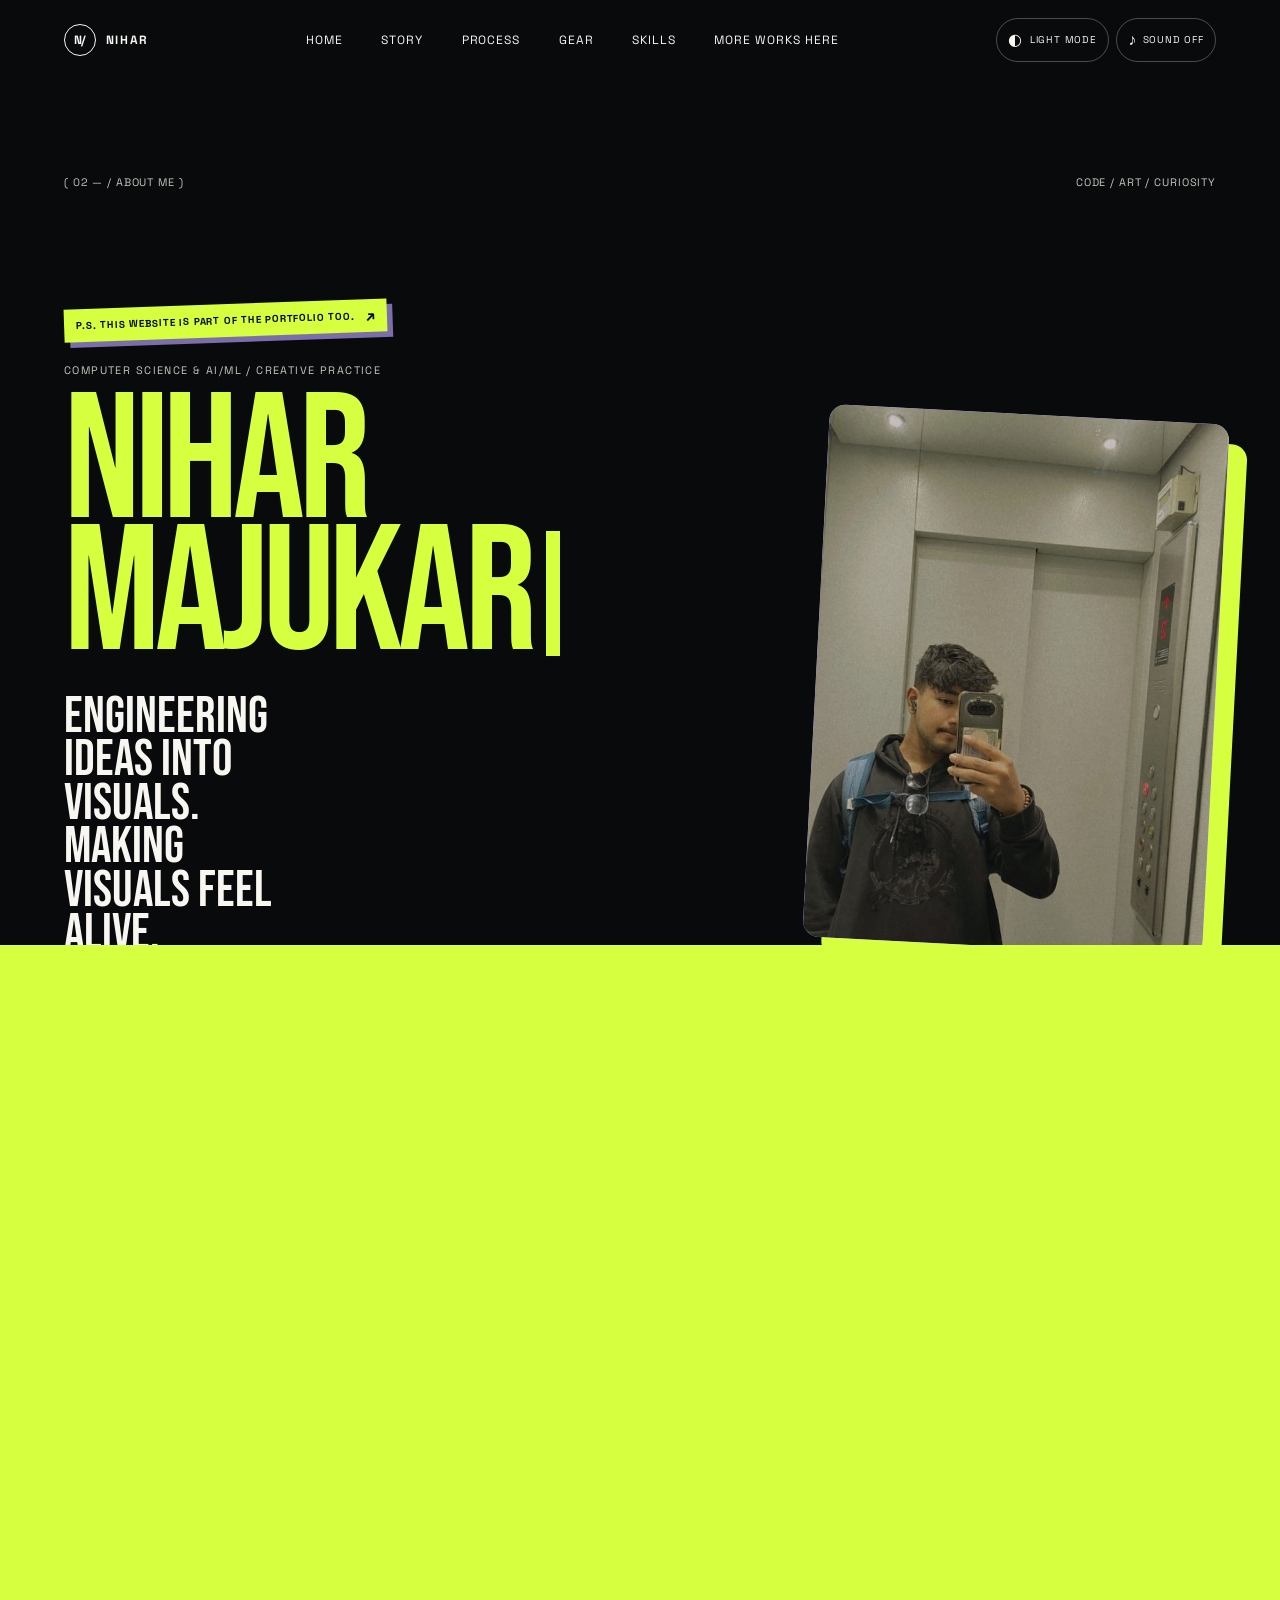
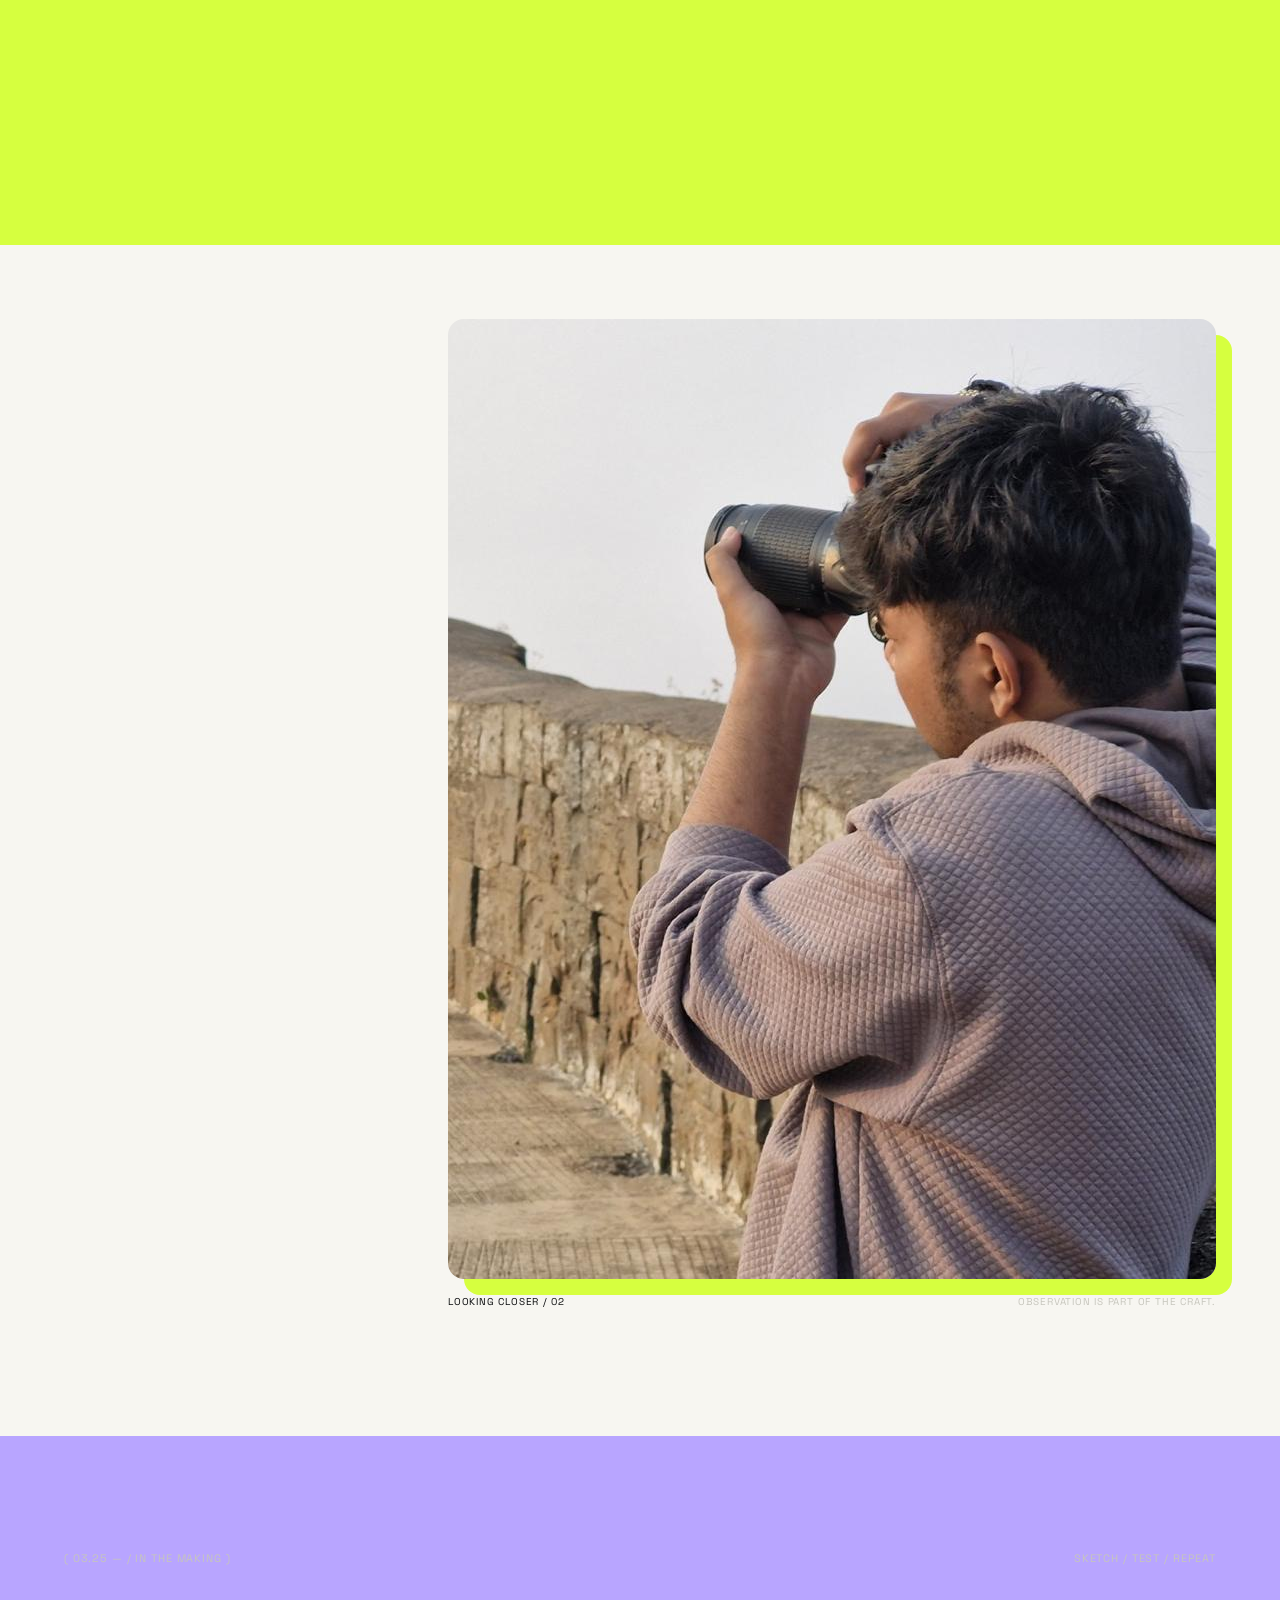
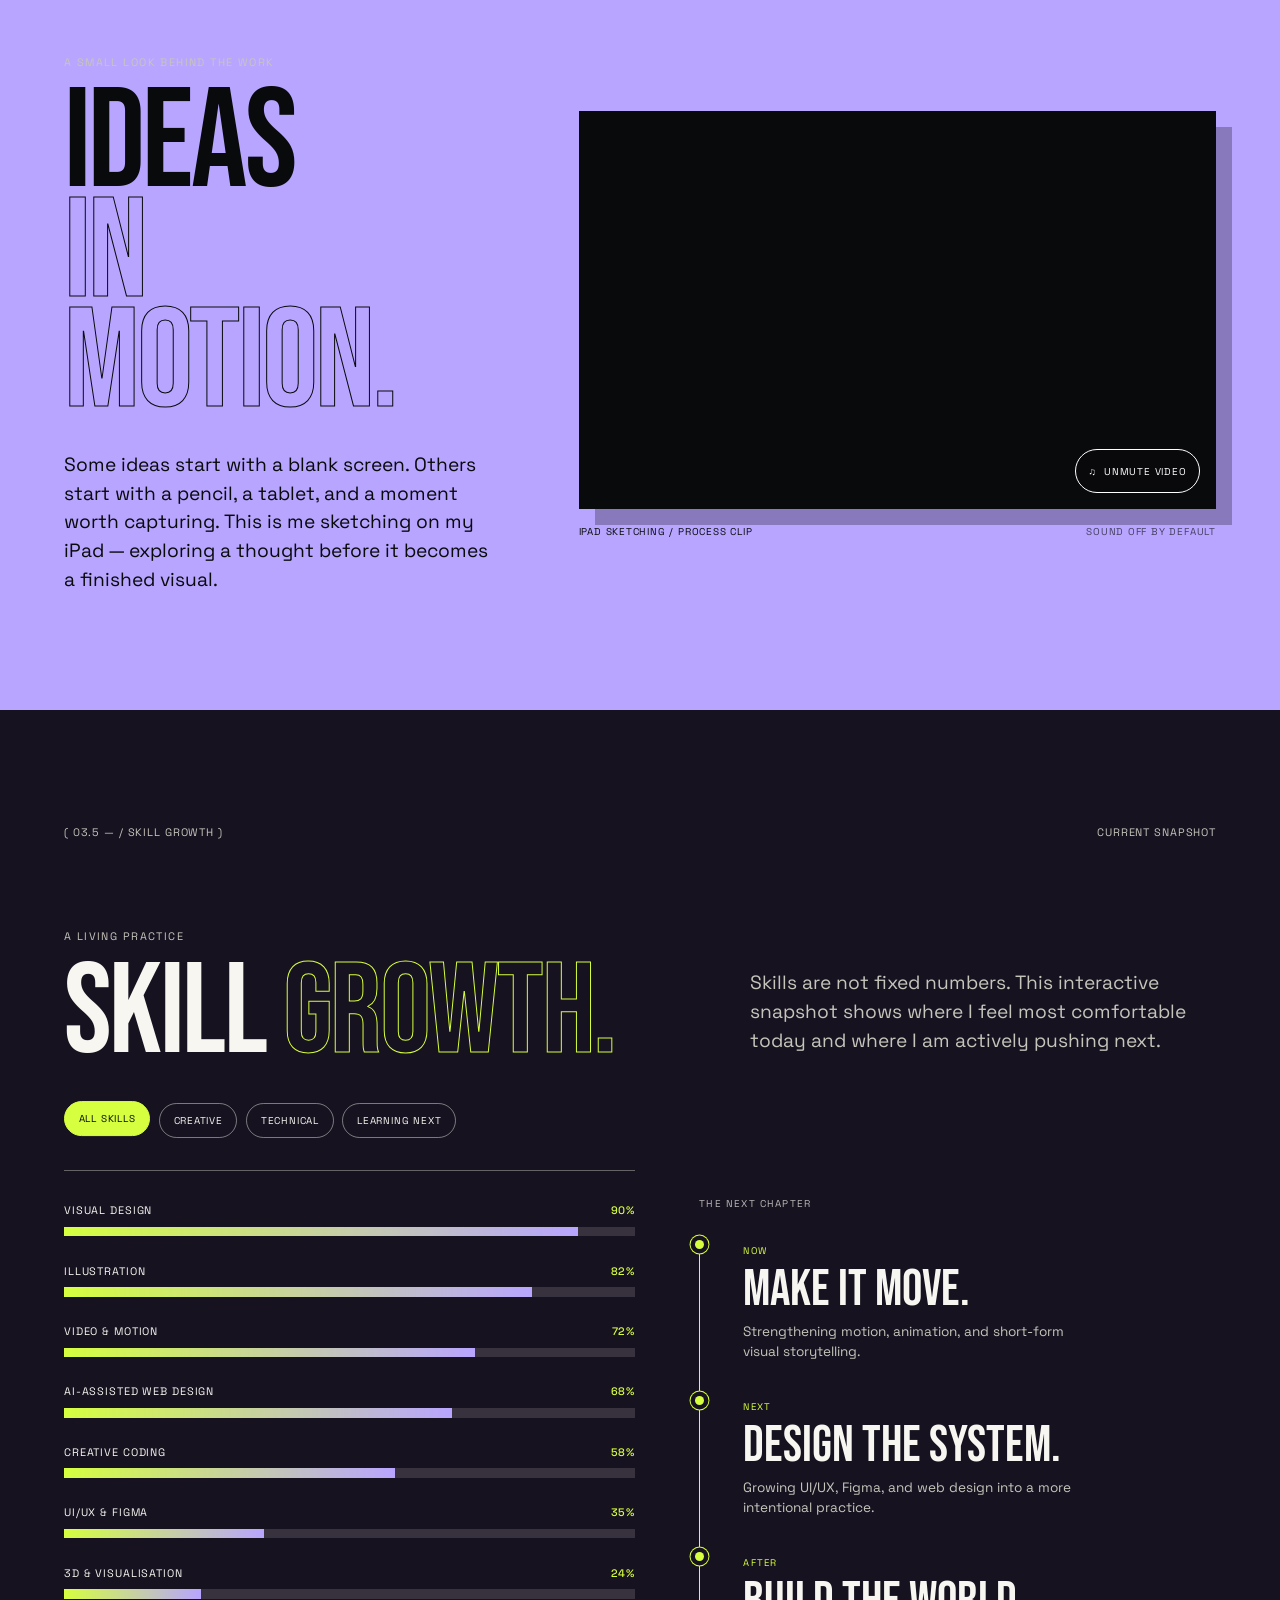
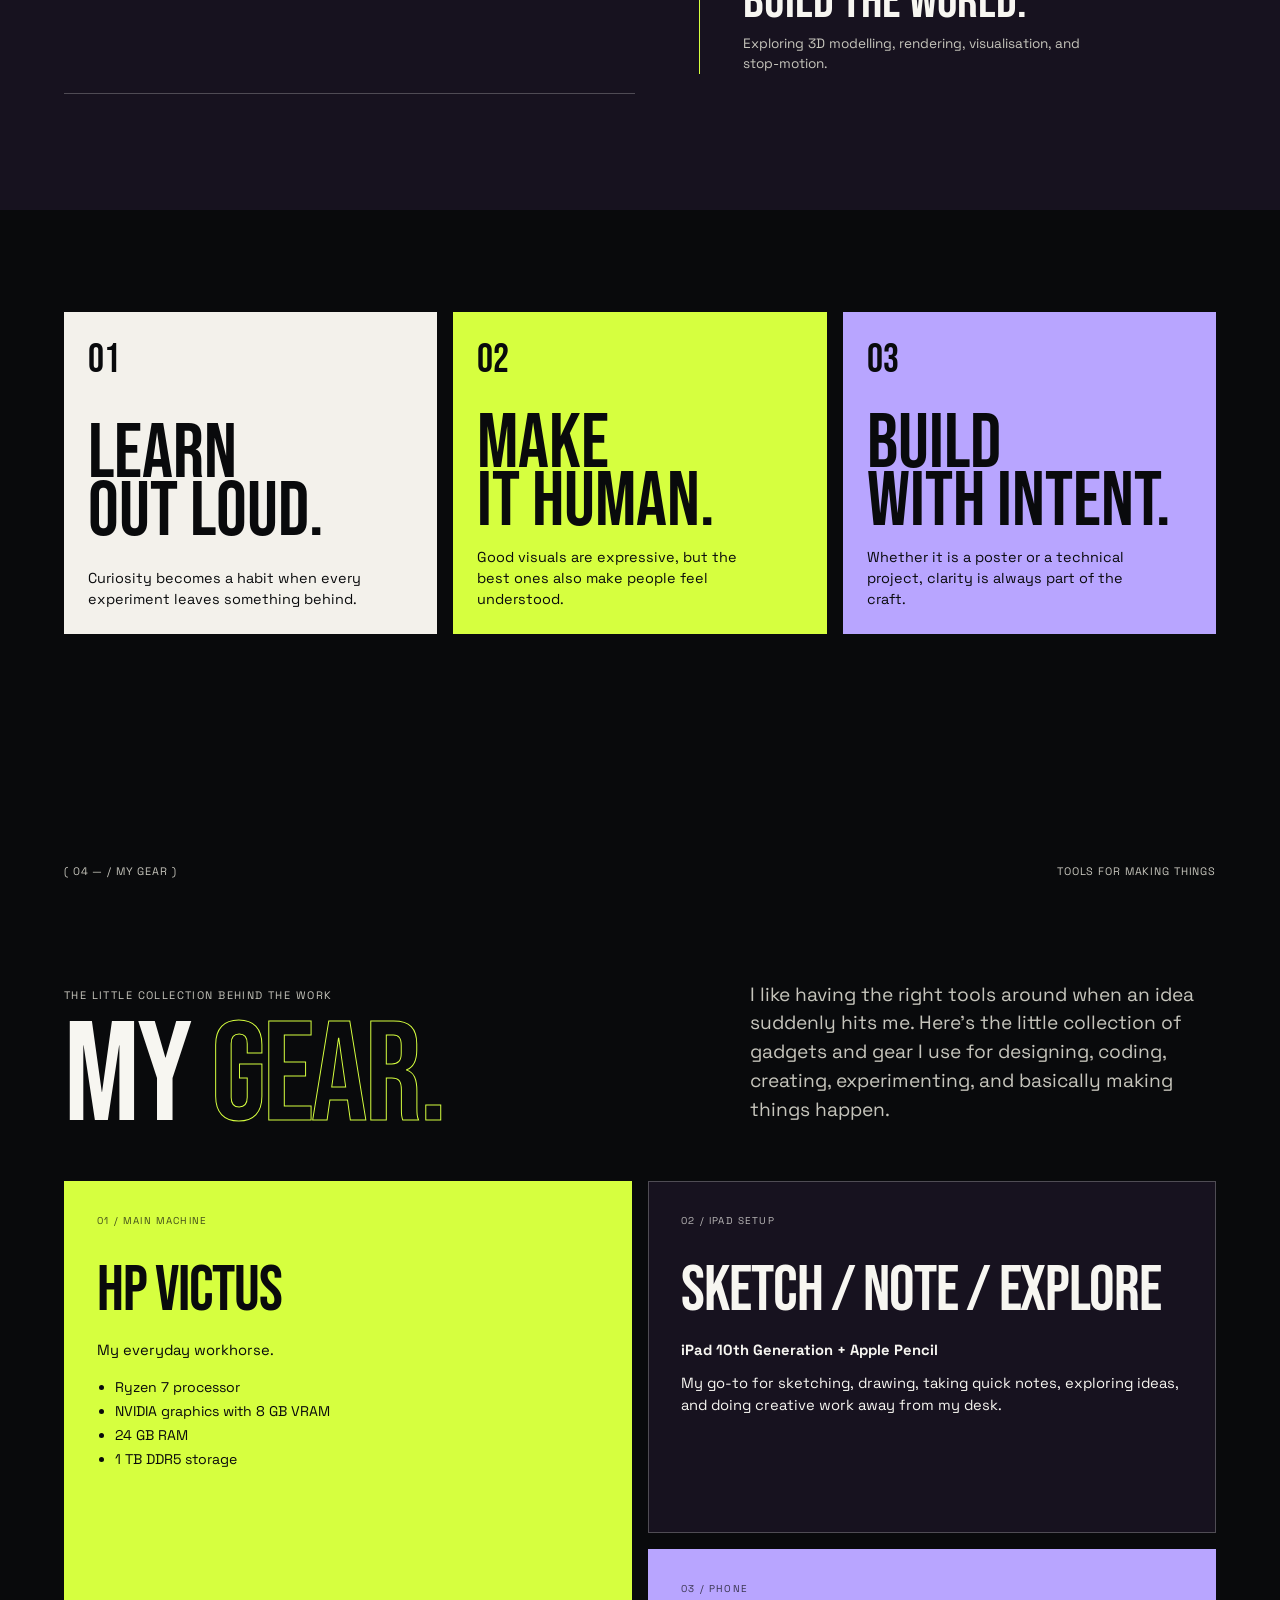
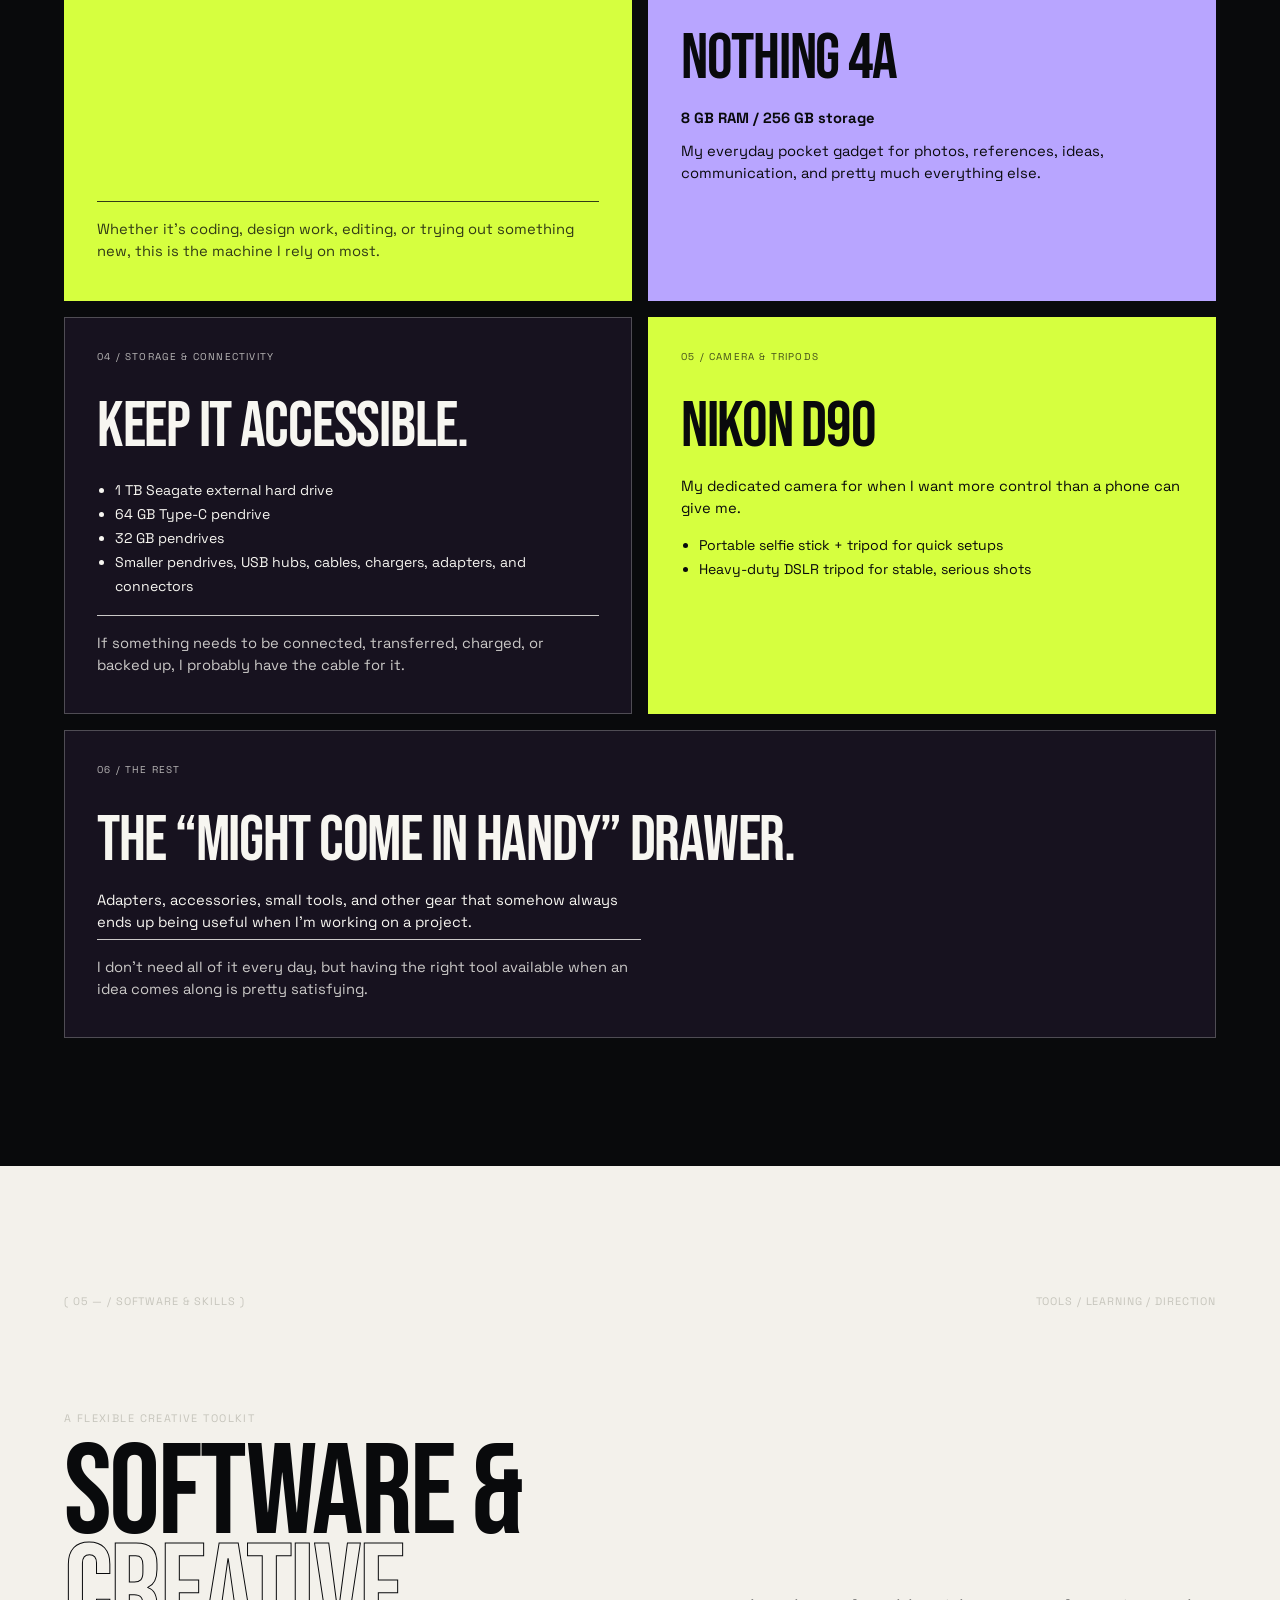
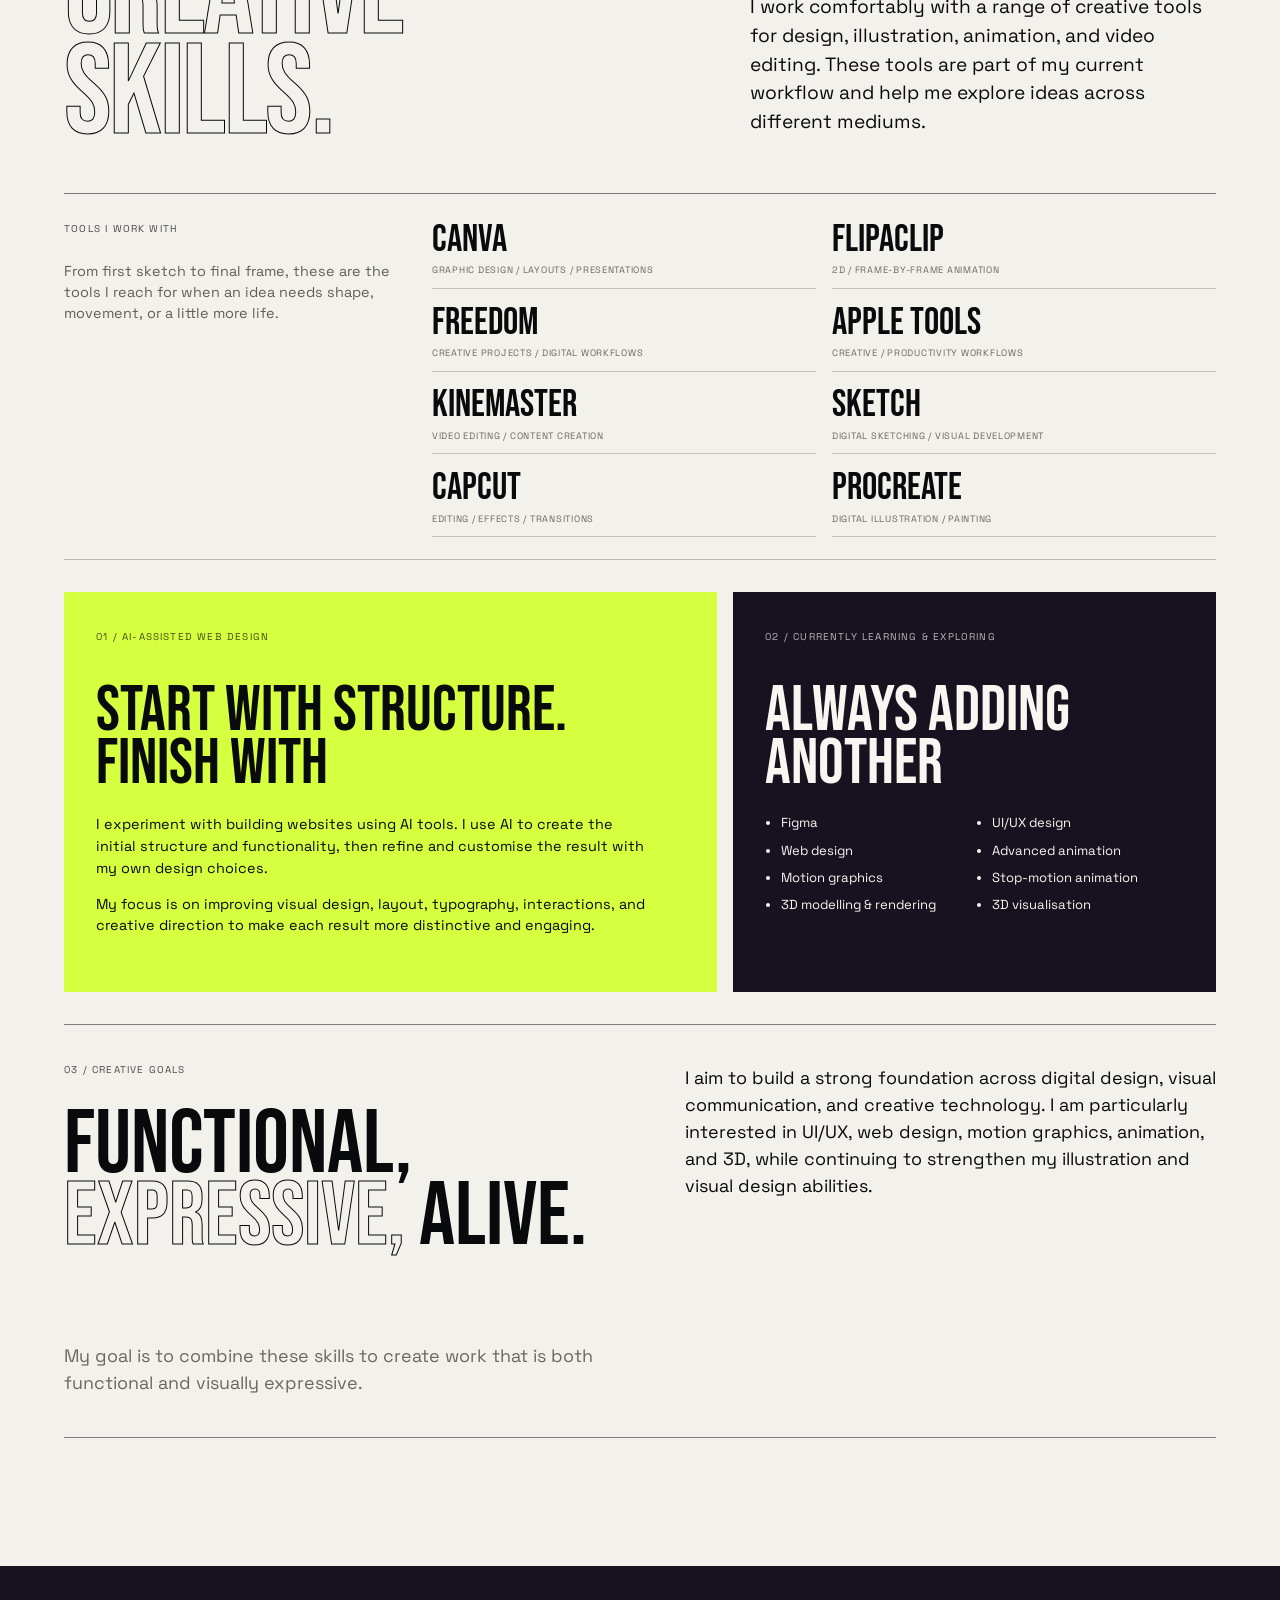
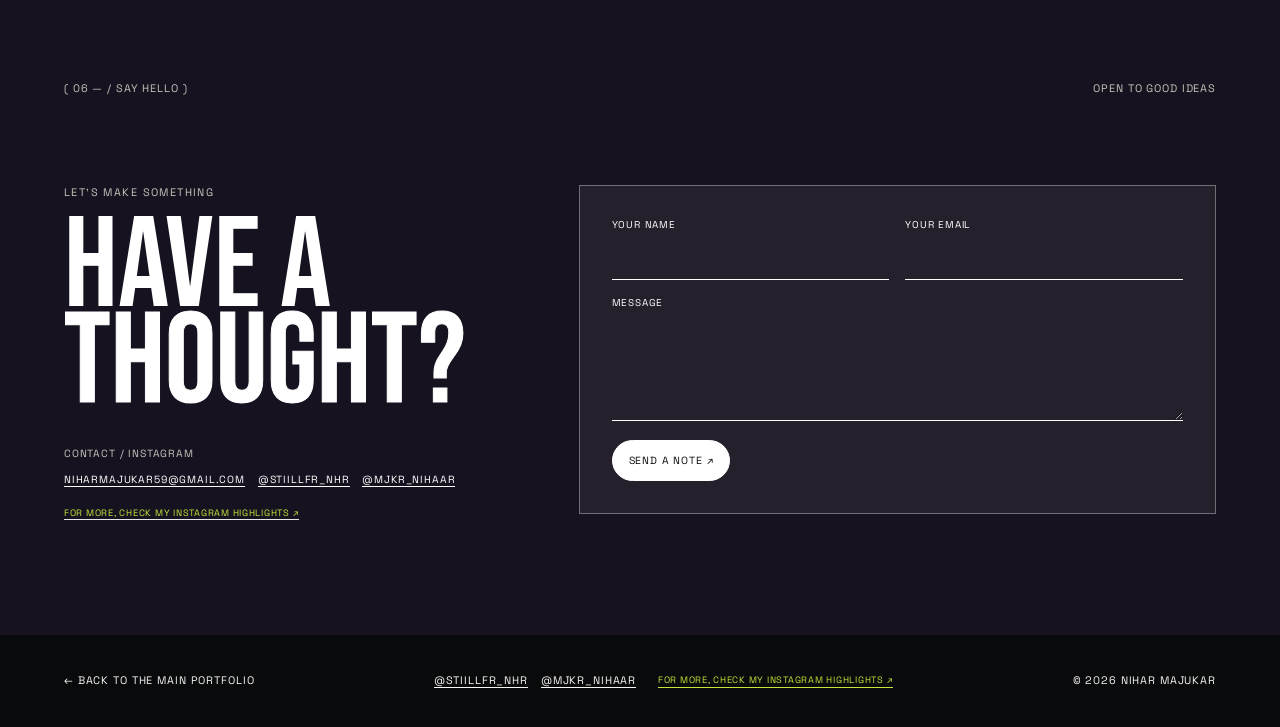
<file: about.html>
﻿<!doctype html>
<html lang="en">
<head>
  <meta charset="UTF-8" />
  <meta name="viewport" content="width=device-width, initial-scale=1.0" />
  <meta name="theme-color" content="#090a0c" />
  <meta name="description" content="About Nihar Majukar &mdash; Computer Science and AI/ML engineering student, creative artist, and visual storyteller." />
  <title>About Nihar Majukar</title>
  <link rel="preconnect" href="https://fonts.googleapis.com" />
  <link rel="preconnect" href="https://fonts.gstatic.com" crossorigin />
  <link href="https://fonts.googleapis.com/css2?family=Bebas+Neue&family=Space+Grotesk:wght@400;500;600;700&display=swap" rel="stylesheet" />
  <link rel="stylesheet" href="/styles.css" />
  <link rel="stylesheet" href="/about-page.css" />
  <script defer src="/about.js"></script>
  <script defer src="/cursor-trail.js"></script>
  <script defer src="/soundscape.js"></script>
</head>
<body class="about-page">
  <div class="page-transition-overlay" aria-hidden="true"></div>
  <div class="about-shell">
    <header class="site-header about-header" id="top">
      <a class="wordmark" href="/" data-transition aria-label="Back to Nihar home"><span class="wordmark-mark">N/</span><span>NIHAR</span></a>
      <nav class="main-nav" aria-label="About navigation"><a href="/" data-transition>Home</a><a href="#story">Story</a><a href="#creative-process">Process</a><a href="#gear">Gear</a><a href="#skills">Skills</a><a href="/archive.html" data-transition>More works here</a></nav>
      <div class="header-controls"><button class="theme-toggle" type="button" aria-label="Switch to light mode" aria-pressed="false"><span class="theme-icon" aria-hidden="true">&#9680;</span><span class="theme-label">Light mode</span></button><button class="sound-toggle" type="button" data-sound-toggle aria-label="Turn sound on" aria-pressed="false"><span aria-hidden="true">♪</span><span data-sound-label>Sound off</span></button></div>
    </header>
    <main>
      <section class="about-me-hero section-pad">
        <div class="hero-topline"><span>( 02 &mdash; / ABOUT ME )</span><span>Code / Art / Curiosity</span></div>
        <div class="about-me-hero-grid">
          <div class="about-me-copy"><p class="portfolio-note"><span>P.S. This website is part of the portfolio too.</span><i aria-hidden="true">&#8599;</i></p><p class="eyebrow">Computer Science &amp; AI/ML / Creative practice</p><h1><span id="typing-title" data-text="NIHAR MAJUKAR">NIHAR MAJUKAR</span><i class="typing-cursor" aria-hidden="true"></i></h1><p class="about-me-subhead">Engineering ideas into visuals.<br />Making visuals feel alive.</p><p class="about-me-intro">I&rsquo;m Nihar, a Computer Science &amp; AI/ML engineering student and creative artist exploring the intersection of technology and design. I enjoy turning ideas into visuals and experiences that are simple, expressive, and meaningful.</p></div>
          <figure class="about-me-photo"><div class="about-me-photo-frame"><img src="/media/profile-dp.jpeg" alt="Portrait of Nihar Majukar" width="899" height="1599" fetchpriority="high" /></div><figcaption><span>NIHAR MAJUKAR</span><span>Student / Artist / Builder</span></figcaption></figure>
        </div>
      </section>
      <section class="about-me-story section-pad" id="story">
        <div class="section-kicker"><span>( 03 &mdash; / THE SHORT VERSION )</span><span>Still learning</span></div>
        <div class="story-grid"><div><p class="eyebrow">What I bring</p><h2>Curious by<br /><em>default.</em></h2></div><div class="story-copy"><p>I move between code and composition &mdash; learning how systems work, then finding ways to make them clearer, warmer, or more memorable.</p><p>My creative work spans illustration, digital art, branding, event graphics, visual storytelling, and motion. My technical work gives me another way to think: structure, iteration, problem-solving, and attention to detail.</p><a class="about-cta" href="/#work" data-transition>See my past work &#8599;</a></div></div>
        <figure class="about-secondary-photo"><img src="/media/about-secondary.jpeg" alt="Nihar photographing the landscape with a camera" width="1280" height="960" loading="lazy" /><figcaption><span>Looking closer / 02</span><span>Observation is part of the craft.</span></figcaption></figure>
      </section>
      <section class="creative-process section-pad" id="creative-process" aria-labelledby="creative-process-title"><div class="section-kicker"><span>( 03.25 — / IN THE MAKING )</span><span>Sketch / test / repeat</span></div><div class="creative-process-grid"><div><p class="eyebrow">A small look behind the work</p><h2 id="creative-process-title">Ideas<br /><em>in motion.</em></h2><p class="creative-process-copy">Some ideas start with a blank screen. Others start with a pencil, a tablet, and a moment worth capturing. This is me sketching on my iPad &mdash; exploring a thought before it becomes a finished visual.</p></div><figure class="process-video-card"><div class="process-video-frame"><video id="ipad-sketch-video" src="/media/ipad-sketching.mp4" autoplay muted loop playsinline preload="metadata" aria-label="Nihar sketching on an iPad"></video><button class="video-sound-toggle" type="button" data-video-sound-toggle aria-pressed="false" aria-label="Unmute the iPad sketching video"><span aria-hidden="true">&#9835;</span><span data-video-sound-label>Unmute video</span></button></div><figcaption><span>iPad sketching / process clip</span><span>Sound off by default</span></figcaption></figure></div></section>      <section class="skill-graph section-pad" id="skill-graph" aria-labelledby="skill-graph-title"><div class="section-kicker"><span>( 03.5 — / SKILL GROWTH )</span><span>Current snapshot</span></div><div class="skill-graph-heading"><div><p class="eyebrow">A living practice</p><h2 id="skill-graph-title">Skill <em>growth.</em></h2></div><p>Skills are not fixed numbers. This interactive snapshot shows where I feel most comfortable today and where I am actively pushing next.</p></div><div class="skill-graph-controls" role="tablist" aria-label="Skill categories"><button class="skill-filter active" type="button" data-skill-filter="all" role="tab" aria-selected="true">All skills</button><button class="skill-filter" type="button" data-skill-filter="creative" role="tab" aria-selected="false">Creative</button><button class="skill-filter" type="button" data-skill-filter="technical" role="tab" aria-selected="false">Technical</button><button class="skill-filter" type="button" data-skill-filter="learning" role="tab" aria-selected="false">Learning next</button></div><div class="skill-graph-layout"><div class="skill-bars" aria-label="Skill proficiency bars"><div class="skill-row" data-skill="creative"><div class="skill-row-label"><span>Visual design</span><strong>90%</strong></div><div class="skill-track"><span style="--skill-level:90%"></span></div></div><div class="skill-row" data-skill="creative"><div class="skill-row-label"><span>Illustration</span><strong>82%</strong></div><div class="skill-track"><span style="--skill-level:82%"></span></div></div><div class="skill-row" data-skill="creative"><div class="skill-row-label"><span>Video &amp; motion</span><strong>72%</strong></div><div class="skill-track"><span style="--skill-level:72%"></span></div></div><div class="skill-row" data-skill="technical"><div class="skill-row-label"><span>AI-assisted web design</span><strong>68%</strong></div><div class="skill-track"><span style="--skill-level:68%"></span></div></div><div class="skill-row" data-skill="technical"><div class="skill-row-label"><span>Creative coding</span><strong>58%</strong></div><div class="skill-track"><span style="--skill-level:58%"></span></div></div><div class="skill-row" data-skill="learning"><div class="skill-row-label"><span>UI/UX &amp; Figma</span><strong>35%</strong></div><div class="skill-track"><span style="--skill-level:35%"></span></div></div><div class="skill-row" data-skill="learning"><div class="skill-row-label"><span>3D &amp; visualisation</span><strong>24%</strong></div><div class="skill-track"><span style="--skill-level:24%"></span></div></div></div><div class="skill-timeline" aria-label="Learning timeline"><span class="gear-index">THE NEXT CHAPTER</span><div class="timeline-line"><article><span>NOW</span><h3>Make it move.</h3><p>Strengthening motion, animation, and short-form visual storytelling.</p></article><article><span>NEXT</span><h3>Design the system.</h3><p>Growing UI/UX, Figma, and web design into a more intentional practice.</p></article><article><span>AFTER</span><h3>Build the world.</h3><p>Exploring 3D modelling, rendering, visualisation, and stop-motion.</p></article></div></div></div></section>      <section class="about-me-pillars section-pad"><div class="pillar"><span>01</span><h3>Learn<br />out loud.</h3><p>Curiosity becomes a habit when every experiment leaves something behind.</p></div><div class="pillar pillar-lime"><span>02</span><h3>Make<br />it human.</h3><p>Good visuals are expressive, but the best ones also make people feel understood.</p></div><div class="pillar pillar-lilac"><span>03</span><h3>Build<br />with intent.</h3><p>Whether it is a poster or a technical project, clarity is always part of the craft.</p></div></section>
      <section class="gear-section section-pad" id="gear" aria-labelledby="gear-title"><div class="section-kicker"><span>( 04 &mdash; / MY GEAR )</span><span>Tools for making things</span></div><div class="gear-intro"><div><p class="eyebrow">The little collection behind the work</p><h2 id="gear-title">My <em>gear.</em></h2></div><p>I like having the right tools around when an idea suddenly hits me. Here&rsquo;s the little collection of gadgets and gear I use for designing, coding, creating, experimenting, and basically making things happen.</p></div><div class="gear-grid"><article class="gear-card gear-card-featured"><span class="gear-index">01 / MAIN MACHINE</span><h3>HP Victus</h3><p>My everyday workhorse.</p><ul><li>Ryzen 7 processor</li><li>NVIDIA graphics with 8 GB VRAM</li><li>24 GB RAM</li><li>1 TB DDR5 storage</li></ul><p class="gear-note">Whether it&rsquo;s coding, design work, editing, or trying out something new, this is the machine I rely on most.</p></article><article class="gear-card"><span class="gear-index">02 / IPAD SETUP</span><h3>Sketch / note / explore</h3><p><strong>iPad 10th Generation + Apple Pencil</strong></p><p>My go-to for sketching, drawing, taking quick notes, exploring ideas, and doing creative work away from my desk.</p></article><article class="gear-card gear-card-lilac"><span class="gear-index">03 / PHONE</span><h3>Nothing 4a</h3><p><strong>8 GB RAM / 256 GB storage</strong></p><p>My everyday pocket gadget for photos, references, ideas, communication, and pretty much everything else.</p></article><article class="gear-card"><span class="gear-index">04 / STORAGE &amp; CONNECTIVITY</span><h3>Keep it accessible.</h3><ul><li>1 TB Seagate external hard drive</li><li>64 GB Type-C pendrive</li><li>32 GB pendrives</li><li>Smaller pendrives, USB hubs, cables, chargers, adapters, and connectors</li></ul><p class="gear-note">If something needs to be connected, transferred, charged, or backed up, I probably have the cable for it.</p></article><article class="gear-card gear-card-lime"><span class="gear-index">05 / CAMERA &amp; TRIPODS</span><h3>Nikon D90</h3><p>My dedicated camera for when I want more control than a phone can give me.</p><ul><li>Portable selfie stick + tripod for quick setups</li><li>Heavy-duty DSLR tripod for stable, serious shots</li></ul></article><article class="gear-card gear-card-wide"><span class="gear-index">06 / THE REST</span><h3>The &ldquo;might come in handy&rdquo; drawer.</h3><p>Adapters, accessories, small tools, and other gear that somehow always ends up being useful when I&rsquo;m working on a project.</p><p class="gear-note">I don&rsquo;t need all of it every day, but having the right tool available when an idea comes along is pretty satisfying.</p></article></div></section>      <section class="skills-section section-pad" id="skills" aria-labelledby="skills-title"><div class="section-kicker"><span>( 05 — / SOFTWARE &amp; SKILLS )</span><span>Tools / learning / direction</span></div><div class="skills-intro"><div><p class="eyebrow">A flexible creative toolkit</p><h2 id="skills-title">Software &amp;<br /><em>creative skills.</em></h2></div><p>I work comfortably with a range of creative tools for design, illustration, animation, and video editing. These tools are part of my current workflow and help me explore ideas across different mediums.</p></div><div class="skills-tools"><article class="skills-tools-heading"><span class="gear-index">TOOLS I WORK WITH</span><p>From first sketch to final frame, these are the tools I reach for when an idea needs shape, movement, or a little more life.</p></article><div class="skills-tool-list"><span>Canva <small>Graphic design / layouts / presentations</small></span><span>FlipaClip <small>2D / frame-by-frame animation</small></span><span>Freedom <small>Creative projects / digital workflows</small></span><span>Apple Tools <small>Creative / productivity workflows</small></span><span>KineMaster <small>Video editing / content creation</small></span><span>Sketch <small>Digital sketching / visual development</small></span><span>CapCut <small>Editing / effects / transitions</small></span><span>Procreate <small>Digital illustration / painting</small></span></div></div><div class="skills-feature-grid"><article class="skills-feature skills-feature-lime"><span class="gear-index">01 / AI-ASSISTED WEB DESIGN</span><h3>Start with structure.<br />Finish with <em>character.</em></h3><p>I experiment with building websites using AI tools. I use AI to create the initial structure and functionality, then refine and customise the result with my own design choices.</p><p>My focus is on improving visual design, layout, typography, interactions, and creative direction to make each result more distinctive and engaging.</p></article><article class="skills-feature"><span class="gear-index">02 / CURRENTLY LEARNING &amp; EXPLORING</span><h3>Always adding<br />another <em>layer.</em></h3><ul><li>Figma</li><li>UI/UX design</li><li>Web design</li><li>Advanced animation</li><li>Motion graphics</li><li>Stop-motion animation</li><li>3D modelling &amp; rendering</li><li>3D visualisation</li></ul></article></div><article class="creative-goal"><div><span class="gear-index">03 / CREATIVE GOALS</span><h3>Functional,<br /><em>expressive,</em> alive.</h3></div><p>I aim to build a strong foundation across digital design, visual communication, and creative technology. I am particularly interested in UI/UX, web design, motion graphics, animation, and 3D, while continuing to strengthen my illustration and visual design abilities.</p><p>My goal is to combine these skills to create work that is both functional and visually expressive.</p></article></section>      <section class="about-contact section-pad" id="contact"><div class="section-kicker"><span>( 06 &mdash; / SAY HELLO )</span><span>Open to good ideas</span></div><div class="about-contact-layout"><div><p class="eyebrow">Let&rsquo;s make something</p><h2>Have a<br /><em>thought?</em></h2><div class="about-socials"><span>Contact / Instagram</span><a href="mailto:niharmajukar59@gmail.com">niharmajukar59@gmail.com</a><a href="https://www.instagram.com/stillfr_nhr?stkn=dXo0aHp1bDhic2w3" target="_blank" rel="noopener">@stiillfr_nhr</a><a href="https://www.instagram.com/mjkr.nihaar?stkn=YTN0d3Fyc3ptMmVh" target="_blank" rel="noopener">@mjkr_nihaar</a><a class="instagram-highlights-link" href="https://www.instagram.com/stillfr_nhr?stkn=dXo0aHp1bDhic2w3" target="_blank" rel="noopener">For more, check my Instagram highlights &#8599;</a></div></div><form class="contact-form about-contact-form" data-contact-form><div class="contact-form-fields"><label><span>Your name</span><input type="text" name="name" autocomplete="name" required /></label><label><span>Your email</span><input type="email" name="email" autocomplete="email" required /></label><label class="contact-form-wide"><span>Message</span><textarea name="message" rows="4" required></textarea></label></div><div class="contact-form-actions"><button type="submit">Send a note &#8599;</button><p data-form-status role="status" hidden>Your email app is opening with your note addressed to Nihar.</p></div></form></div></section>
    </main>
    <footer class="about-footer section-pad"><a href="/" data-transition>&#8592; Back to the main portfolio</a><span class="footer-socials"><a href="https://www.instagram.com/stillfr_nhr?stkn=dXo0aHp1bDhic2w3" target="_blank" rel="noopener">@stiillfr_nhr</a><a href="https://www.instagram.com/mjkr.nihaar?stkn=YTN0d3Fyc3ptMmVh" target="_blank" rel="noopener">@mjkr_nihaar</a><a class="instagram-highlights-link" href="https://www.instagram.com/stillfr_nhr?stkn=dXo0aHp1bDhic2w3" target="_blank" rel="noopener">For more, check my Instagram highlights &#8599;</a></span><span>&copy; 2026 Nihar Majukar</span></footer>
  </div>
</body>
</html>
</file>
<file: styles.css>
﻿:root{--ink:#090a0c;--paper:#f3f1eb;--muted:#a8a8a0;--line:rgba(243,241,235,.2);--lime:#d6ff3f;--lilac:#b8a5ff;--display:'Bebas Neue',Impact,sans-serif;--body:'Space Grotesk',Arial,sans-serif}*{box-sizing:border-box}html{scroll-behavior:smooth;background:var(--ink)}body{margin:0;background:var(--ink);color:var(--paper);font-family:var(--body);font-size:16px;overflow-x:hidden}.site-shell{overflow:clip}.section-pad{padding:clamp(1.2rem,3vw,3.5rem) clamp(1rem,5vw,5.5rem)}.site-header{display:flex;align-items:center;justify-content:space-between;gap:1rem;padding:1.1rem clamp(1rem,5vw,5.5rem);position:absolute;top:0;left:0;right:0;z-index:20;font-size:.75rem;text-transform:uppercase;letter-spacing:.08em}.wordmark{display:flex;align-items:center;gap:.6rem;color:var(--paper);text-decoration:none;font-weight:700;letter-spacing:.14em}.wordmark-mark{display:grid;place-items:center;width:2rem;height:2rem;border:1px solid var(--paper);border-radius:50%;font-size:.75rem;letter-spacing:-.08em}.main-nav{display:flex;gap:clamp(1rem,3vw,3.4rem)}.main-nav a,.footer-line a{color:var(--paper);text-decoration:none;position:relative}.main-nav a:after,.footer-line a:after{content:'';position:absolute;left:0;bottom:-.25rem;width:100%;height:1px;background:var(--lime);transform:scaleX(0);transform-origin:right;transition:transform .3s ease}.main-nav a:hover:after,.footer-line a:hover:after{transform:scaleX(1);transform-origin:left}.availability{display:flex;align-items:center;gap:.45rem;color:var(--muted);white-space:nowrap}.availability i{width:.4rem;height:.4rem;background:var(--lime);border-radius:50%}.theme-toggle{display:flex;align-items:center;gap:.45rem;border:1px solid var(--line);background:transparent;color:var(--paper);border-radius:999px;padding:.5rem .7rem;font:inherit;font-size:.62rem;text-transform:uppercase;letter-spacing:.08em;cursor:pointer}.theme-toggle:hover{background:var(--paper);color:var(--ink);border-color:var(--paper)}.theme-icon{font-size:1rem;line-height:1}.js-enabled .site-shell{opacity:0;transform:translateY(1rem)}.js-enabled.page-ready .site-shell{opacity:1;transform:none;transition:opacity .8s ease,transform .8s ease}.hero{min-height:100svh;display:flex;flex-direction:column;justify-content:flex-end;padding-top:7rem;position:relative}.hero-topline,.section-kicker,.footer-line{display:flex;justify-content:space-between;gap:1rem;text-transform:uppercase;letter-spacing:.08em;font-size:.68rem;color:var(--muted)}.hero-grid{display:grid;grid-template-columns:minmax(0,1.1fr) minmax(300px,.9fr);align-items:center;gap:clamp(1.5rem,6vw,7rem);min-height:72vh}.hero-copy{position:relative;z-index:2}.eyebrow{font-size:.68rem;text-transform:uppercase;letter-spacing:.13em;color:var(--muted);margin:0 0 1.3rem}.hero h1,.work h2,.motion h2{font-family:var(--display);font-size:clamp(5.4rem,12.7vw,14.2rem);font-weight:400;line-height:.77;letter-spacing:-.025em;text-transform:uppercase;margin:0;max-width:9ch}.hero h1 em,.work h2 em,.motion h2 em{font-style:normal;color:transparent;-webkit-text-stroke:1px rgba(243,241,235,.88)}.lime-dot{color:var(--lime)}.hero-foot{display:flex;align-items:flex-end;justify-content:space-between;gap:2rem;max-width:34rem;margin-top:2.6rem}.hero-foot p{max-width:23rem;color:#c4c4bc;line-height:1.5;font-size:.94rem;margin:0}.circle-link{width:4.5rem;height:4.5rem;border-radius:50%;border:1px solid var(--lime);display:grid;place-items:center;color:var(--lime);text-decoration:none;flex:none}.hero-art{position:relative;min-height:35rem;display:grid;place-items:center}.hero-frame{width:min(32vw,27rem);height:min(48vw,39rem);min-width:16rem;overflow:hidden;border-radius:50% 50% 0 0;background:linear-gradient(160deg,var(--lilac),var(--lime));transform:rotate(7deg);box-shadow:1.6rem 1.6rem 0 rgba(184,165,255,.18)}.hero-frame img{width:100%;height:100%;object-fit:cover;mix-blend-mode:multiply;filter:saturate(1.1) contrast(1.05)}.hero-sticker{position:absolute;right:2%;top:16%;background:var(--lime);color:var(--ink);width:6.5rem;height:6.5rem;border-radius:50%;display:grid;place-items:center;text-align:center;text-transform:uppercase;font-size:.62rem;line-height:1.15;transform:rotate(12deg);font-weight:700}.hero-orbit{position:absolute;border:1px solid rgba(214,255,63,.5);border-radius:50%;pointer-events:none}.orbit-one{width:90%;height:60%;transform:rotate(-25deg)}.orbit-two{width:75%;height:75%;transform:rotate(40deg);border-color:rgba(184,165,255,.55)}.hero-marquee{margin:0 -6vw -1.2rem;padding:1rem 0;overflow:hidden;border-top:1px solid var(--line);border-bottom:1px solid var(--line);transform:rotate(-2deg);background:var(--ink);position:relative;z-index:3}.marquee-track{display:flex;align-items:center;gap:1.4rem;white-space:nowrap;animation:marquee 30s linear infinite;font-family:var(--display);font-size:2.2rem;letter-spacing:.05em}.marquee-track b{color:var(--lime)}@keyframes marquee{to{transform:translateX(-50%)}}.light-section{background:var(--paper);color:var(--ink)}.about{min-height:100vh;padding-top:clamp(5rem,10vw,11rem);padding-bottom:clamp(5rem,10vw,10rem)}.about-layout{display:grid;grid-template-columns:minmax(14rem,.85fr) minmax(0,1.15fr);align-items:center;gap:clamp(2rem,8vw,9rem);max-width:90rem;margin:clamp(4rem,10vw,10rem) auto 0}.about-portrait{position:relative;max-width:29rem;margin:auto}.about-portrait:before{content:'';position:absolute;inset:-1.3rem 1.3rem 1.3rem -1.3rem;border:1px solid var(--ink);z-index:0}.about-portrait img{width:100%;display:block;position:relative;z-index:1}.about-copy h2,.services h2,.archive h2{font-family:var(--display);font-size:clamp(4.3rem,10vw,10rem);font-weight:400;line-height:.8;text-transform:uppercase;letter-spacing:-.02em;margin:0 0 2.7rem;max-width:8ch}.about-copy h2 span,.services h2 span,.archive h2 span{color:transparent;-webkit-text-stroke:1px var(--ink)}.large-copy{font-size:clamp(1.05rem,1.8vw,1.55rem);line-height:1.45;max-width:40rem;margin:0}.about-meta{display:flex;gap:1.4rem;flex-wrap:wrap;margin-top:3.5rem;padding-top:1rem;border-top:1px solid rgba(9,10,12,.25);font-size:.7rem;text-transform:uppercase;letter-spacing:.08em}.services{background:var(--paper);color:var(--ink);padding-top:0;padding-bottom:clamp(6rem,12vw,12rem)}.services-intro{display:flex;justify-content:space-between;gap:2rem;align-items:flex-start;max-width:90rem;margin:clamp(4rem,9vw,9rem) auto clamp(3rem,6vw,6rem)}.services-intro h2{margin:0;max-width:7ch}.service-list{max-width:90rem;margin:auto;border-top:1px solid rgba(9,10,12,.5)}.service-item{display:grid;grid-template-columns:6rem 1fr 2rem;align-items:start;gap:1.5rem;padding:1.6rem 0;border-bottom:1px solid rgba(9,10,12,.25)}.service-item h3{font-size:clamp(1.5rem,3vw,3.4rem);text-transform:uppercase;font-weight:500;letter-spacing:-.04em;margin:0 0 .4rem}.service-item p{font-size:clamp(.9rem,1.4vw,1.2rem);line-height:1.45;max-width:32rem;margin:0;color:#6e6e68}.service-index{font-family:var(--display);font-size:2rem}.service-arrow{font-size:1.4rem}.work{background:var(--ink);min-height:100vh;padding-top:clamp(5rem,10vw,10rem);padding-bottom:clamp(5rem,10vw,10rem)}.work-heading{display:flex;align-items:flex-end;justify-content:space-between;gap:2rem;margin:clamp(4rem,8vw,8rem) auto clamp(3rem,6vw,6rem);max-width:90rem}.work-heading p{max-width:21rem;line-height:1.5;color:var(--muted);margin:0 0 .7rem}.project-stack{display:grid;gap:1.2rem;max-width:90rem;margin:auto}.project-card{display:grid;grid-template-columns:minmax(14rem,.8fr) minmax(0,1.2fr);gap:clamp(1.5rem,5vw,5rem);padding:clamp(1.3rem,3vw,3rem);min-height:30rem;border:1px solid rgba(243,241,235,.35);position:relative;overflow:hidden}.project-card-lime{background:var(--lime);color:var(--ink);border-color:var(--lime)}.project-card-lilac{background:var(--lilac);color:var(--ink);border-color:var(--lilac)}.project-card-paper{background:var(--paper);color:var(--ink);border-color:var(--paper)}.project-info{display:flex;flex-direction:column;justify-content:space-between;min-height:22rem}.project-number{font-family:var(--display);font-size:clamp(4rem,7vw,7rem);line-height:.8}.project-info h3{font-family:var(--display);font-size:clamp(3rem,6vw,6.5rem);font-weight:400;line-height:.8;text-transform:uppercase;letter-spacing:-.02em;margin:.5rem 0 1.3rem}.project-description{font-size:.93rem;line-height:1.45;max-width:20rem;margin:0}.project-tag{align-self:flex-start;border:1px solid currentColor;border-radius:999px;padding:.55rem .8rem;font-size:.62rem;text-transform:uppercase;letter-spacing:.1em}.project-image{overflow:hidden;display:flex;align-items:center;justify-content:center;min-height:24rem}.project-image img{width:100%;height:100%;object-fit:cover;display:block;cursor:zoom-in}.project-image-poster img{object-fit:contain;background:#050505}.archive{padding-top:clamp(5rem,10vw,10rem);padding-bottom:clamp(5rem,10vw,10rem)}.archive-top{display:flex;justify-content:space-between;align-items:flex-end;gap:2rem;margin:clamp(4rem,8vw,8rem) auto 3rem;max-width:90rem}.archive-top h2{margin:0}.filter-bar{display:flex;gap:.5rem;flex-wrap:wrap}.filter-button{font:inherit;border:1px solid rgba(9,10,12,.35);background:transparent;border-radius:999px;padding:.65rem .9rem;text-transform:uppercase;letter-spacing:.08em;font-size:.62rem;cursor:pointer}.filter-button.active{background:var(--ink);color:var(--paper);border-color:var(--ink)}.archive-grid{max-width:90rem;margin:auto;display:grid;grid-template-columns:repeat(4,1fr);grid-auto-rows:12rem;gap:1rem}.archive-tile{margin:0;position:relative;overflow:hidden;background:#dedbd2;min-height:100%}.archive-tile img{width:100%;height:100%;object-fit:cover;display:block;cursor:zoom-in}.archive-tile figcaption{position:absolute;left:.8rem;bottom:.8rem;right:.8rem;color:var(--paper);font-size:.66rem;text-transform:uppercase;letter-spacing:.07em;text-shadow:0 1px 8px rgba(0,0,0,.5)}.tile-tall{grid-row:span 2}.tile-wide{grid-column:span 2}.motion{background:#17121f;padding-top:clamp(5rem,10vw,10rem);padding-bottom:clamp(5rem,10vw,10rem)}.motion-heading{margin:clamp(4rem,8vw,8rem) auto 4rem;max-width:90rem}.motion-grid{display:grid;grid-template-columns:1.1fr .9fr 1fr;gap:1rem;max-width:90rem;margin:auto}.motion-card video{width:100%;aspect-ratio:1/1.35;display:block;object-fit:cover;background:#000;border-radius:999px 999px 0 0}.motion-card-offset{margin-top:5rem}.motion-card figcaption{display:flex;justify-content:space-between;gap:1rem;font-size:.62rem;text-transform:uppercase;letter-spacing:.08em;color:var(--muted);padding-top:.8rem}.contact{min-height:85vh;display:flex;flex-direction:column;justify-content:space-between;background:linear-gradient(135deg,var(--lime) 0 35%,var(--lilac) 100%);color:var(--ink);padding-top:clamp(5rem,10vw,10rem);padding-bottom:1.2rem}.contact-grid{max-width:90rem;margin:auto;width:100%;display:grid;grid-template-columns:1fr auto;align-items:end;gap:2rem}.contact h2{font-family:var(--display);font-size:clamp(5.5rem,15vw,15rem);line-height:.75;font-weight:400;text-transform:uppercase;margin:0;max-width:7ch}.contact h2 em{font-style:normal;color:transparent;-webkit-text-stroke:1px var(--ink)}.contact-button{display:flex;align-items:center;gap:1.2rem;background:var(--ink);color:var(--paper);text-decoration:none;padding:1rem 1.25rem;border-radius:999px;text-transform:uppercase;letter-spacing:.08em;font-size:.72rem}.contact-note{grid-column:1/-1;max-width:25rem;font-size:.8rem;line-height:1.45;opacity:.7}.footer-line{color:var(--ink);border-top:1px solid rgba(9,10,12,.3);padding-top:.8rem;margin-top:5rem}.footer-line a{color:var(--ink)}.cursor-halo{position:fixed;z-index:100;width:1.5rem;height:1.5rem;border:1px solid var(--lime);border-radius:50%;pointer-events:none;transform:translate(-50%,-50%);opacity:0}.reveal{opacity:0;transform:translateY(2rem);transition:opacity .8s ease,transform .8s ease}.reveal.is-visible{opacity:1;transform:none}.reveal-delay-1{transition-delay:.12s}.reveal-delay-2{transition-delay:.24s}[data-category].is-filtered{display:none}.light-section,.services,.work,.motion,.contact{content-visibility:auto;contain-intrinsic-size:800px}body[data-theme=light]{--ink:#f3f1eb;--paper:#090a0c;--muted:#686861;--line:rgba(9,10,12,.2)}body:not([data-theme=light]){--paper:#f7f6f1;--muted:#c6c5bc;--line:rgba(247,246,241,.28)}body[data-theme=light] .motion{background:#e8e1f5;color:var(--paper)}body[data-theme=light] .hero-foot p{color:#000}body[data-theme=light] .hero h1 em,body[data-theme=light] .work h2 em,body[data-theme=light] .motion h2 em{-webkit-text-stroke-color:#000}body[data-theme=light] *{color:#000!important}body[data-theme=light] .about,body[data-theme=light] .services,body[data-theme=light] .project-card-paper,body[data-theme=light] .archive{background:#17121f;color:#fff}body[data-theme=light] .about *,body[data-theme=light] .services *,body[data-theme=light] .project-card-paper *,body[data-theme=light] .archive *{color:#fff!important}body[data-theme=light] .about h2 span,body[data-theme=light] .services h2 span,body[data-theme=light] .archive h2 span{color:transparent!important;-webkit-text-stroke-color:#fff!important}body[data-theme=light] .service-list{border-top-color:rgba(255,255,255,.45)}body[data-theme=light] .service-item{border-bottom-color:rgba(255,255,255,.25)}body[data-theme=light] .archive .filter-button{border-color:rgba(255,255,255,.6)}body[data-theme=light] .archive .filter-button.active,body[data-theme=light] .archive .filter-button:hover{background:#fff;color:#000!important;border-color:#fff}.lightbox{position:fixed;inset:0;z-index:200;display:grid;place-items:center;padding:clamp(1rem,4vw,4rem)}.lightbox[hidden]{display:none}.lightbox-backdrop{position:absolute;inset:0;border:0;background:rgba(0,0,0,.82);cursor:zoom-out}.lightbox-panel{position:relative;z-index:1;width:100%;max-width:min(92vw,90rem);max-height:92vh;display:grid;gap:.8rem}.lightbox-toolbar{display:flex;justify-content:space-between;align-items:center;color:#f7f6f1;font-size:.7rem;text-transform:uppercase;letter-spacing:.1em}.lightbox-close{border:1px solid rgba(247,246,241,.65);border-radius:999px;padding:.55rem .8rem;background:transparent;color:#f7f6f1;font:inherit;font-size:.65rem;text-transform:uppercase;cursor:pointer}.lightbox-panel figure{display:grid;gap:.7rem;margin:0;max-height:84vh}.lightbox-panel img{display:block;max-width:100%;max-height:78vh;width:auto;height:auto;justify-self:center;object-fit:contain}.lightbox-panel figcaption{color:#f7f6f1;font-size:.85rem}body.lightbox-open{overflow:hidden}body[data-theme=light] .lightbox *{color:#f7f6f1!important}@media(max-width:900px){body{font-size:15px}.site-header{position:relative;background:var(--ink);padding-top:1rem;flex-wrap:wrap}.main-nav{order:3;width:100%;justify-content:space-between;gap:.5rem}.availability{display:none}.hero{padding-top:2rem}.hero-grid{grid-template-columns:1fr;min-height:0;padding-top:2rem}.hero h1{font-size:clamp(5.2rem,18vw,10rem)}.hero-art{min-height:25rem}.hero-frame{width:min(65vw,25rem);height:min(90vw,34rem);min-width:13rem}.about-layout{grid-template-columns:1fr;gap:4rem}.about-portrait{max-width:22rem;margin-left:0}.services-intro,.work-heading,.archive-top{display:block}.services-intro h2,.work-heading h2{margin-top:2rem}.work-heading p{margin-top:2rem}.project-card{grid-template-columns:1fr;gap:2rem}.project-info{min-height:0;gap:2.4rem}.project-image{min-height:20rem}.archive-grid{grid-template-columns:repeat(2,1fr);grid-auto-rows:14rem}.tile-wide{grid-column:span 2}.motion-grid{grid-template-columns:1fr 1fr}.motion-card-offset{margin-top:3rem}.motion-card:last-child{grid-column:span 2;max-width:50%}.contact-grid{grid-template-columns:1fr}.contact-button{justify-self:start}.contact-note{grid-column:auto}}@media(max-width:560px){.site-header{gap:.7rem;padding-left:1rem;padding-right:1rem}.wordmark-mark{width:1.8rem;height:1.8rem}.theme-toggle{padding:.45rem .6rem}.theme-label{display:none}.main-nav{font-size:.58rem;padding-top:.2rem}.hero-topline{font-size:.58rem}.hero-topline span:last-child,.section-kicker span:last-child{display:none}.hero h1{font-size:clamp(4.1rem,19.5vw,6.8rem);line-height:.8}.hero-foot{align-items:flex-start;gap:1rem}.hero-foot p{max-width:15rem;font-size:.82rem}.hero-art{min-height:23rem}.hero-frame{width:70vw;height:92vw;min-width:0}.hero-sticker{width:5.3rem;height:5.3rem;font-size:.52rem}.marquee-track{font-size:1.8rem}.about-copy h2,.services h2,.archive h2{font-size:clamp(4rem,17vw,6.3rem)}.large-copy{font-size:1rem}.service-item{grid-template-columns:3rem 1fr;gap:.8rem}.service-arrow{display:none}.service-item h3{font-size:1.6rem}.service-item p,.project-description{font-size:.86rem}.project-info h3{font-size:clamp(3.3rem,16vw,4.6rem)}.project-card{padding:1.1rem}.project-image{min-height:16rem}.archive-grid{gap:.6rem;grid-auto-rows:10rem}.archive-tile figcaption{font-size:.55rem;left:.5rem;bottom:.5rem}.motion-grid{grid-template-columns:1fr}.motion-card-offset{margin-top:0}.motion-card:last-child{grid-column:auto;max-width:none}.contact h2{font-size:clamp(5rem,22vw,8rem)}.footer-line{flex-wrap:wrap;gap:.4rem}.cursor-halo{display:none}.lightbox{padding:.8rem}.lightbox-panel img{max-height:72vh}}@media(prefers-reduced-motion:reduce){html{scroll-behavior:auto}.marquee-track{animation:none}.reveal{opacity:1;transform:none;transition:none}.js-enabled .site-shell,.js-enabled.page-ready .site-shell{opacity:1;transform:none;transition:none}}

/* Final anti-stretch guard for the square illustration artwork. */
.about-portrait{width:min(100%,29rem);aspect-ratio:1/1;overflow:hidden}
.about-portrait img{display:block;width:100%!important;height:100%!important;aspect-ratio:1/1;object-fit:contain!important;object-position:center;background:#fff}
@media(max-width:900px){.about-portrait{width:min(100%,22rem);aspect-ratio:1/1}.about-portrait img{height:100%!important}}
/* Rectangular motion artwork: keep the full design visible. */
.motion-card video,.motion-card-offset video{border-radius:1rem!important;aspect-ratio:4/5!important;object-fit:contain!important;background:#17121f!important}
@media(max-width:560px){.motion-card video,.motion-card-offset video{border-radius:.75rem!important;aspect-ratio:4/5!important;object-fit:contain!important}}
/* Connected archive launch and page transition. */
.archive-launch{display:inline-flex;align-items:center;margin-top:1rem;border:1px solid currentColor;border-radius:999px;padding:.65rem .9rem;color:inherit;text-decoration:none;text-transform:uppercase;letter-spacing:.08em;font-size:.62rem;transition:background .3s ease,color .3s ease}
.archive-launch:hover{background:var(--ink);color:var(--paper)}
.page-transition-overlay{position:fixed;inset:0;z-index:500;background:var(--lime);transform:translateY(105%);pointer-events:none;transition:transform .72s cubic-bezier(.77,0,.18,1)}
.page-exit .page-transition-overlay{transform:translateY(0)}
/* Personal profile photo treatment. */
.hero-frame img[src*="profile-dp"]{mix-blend-mode:normal!important;filter:saturate(.9) contrast(1.04)!important;object-position:center 28%!important}
/* Final responsive pass: tablet and mobile layout guards. */
img,video{max-width:100%}.hero-grid>* ,.about-layout>* ,.project-card>* ,.contact-grid>*{min-width:0}
@media (min-width:701px) and (max-width:1100px){
  .site-header{padding-left:2rem;padding-right:2rem}.main-nav{gap:1.15rem;font-size:.66rem}
  .hero-grid{grid-template-columns:minmax(0,1fr) minmax(240px,.78fr);gap:2rem;min-height:68vh}
  .hero h1{font-size:clamp(5rem,11vw,8.5rem)}.hero-art{min-height:29rem}.hero-frame{width:min(34vw,23rem);height:min(50vw,34rem);min-width:14rem}
  .hero-sticker{right:0;top:12%;width:5.5rem;height:5.5rem}.about-layout{gap:3rem}.project-card{gap:2rem;padding:2rem}.archive-grid{grid-template-columns:repeat(3,1fr)}
}
@media (max-width:700px){
  .section-pad{padding-left:1rem;padding-right:1rem}.site-header{position:relative;padding:1rem;flex-wrap:wrap;row-gap:.85rem}.main-nav{order:3;width:100%;display:flex;flex-wrap:wrap;justify-content:flex-start;gap:.65rem 1rem;font-size:.6rem}.availability{display:none}
  .hero{min-height:auto;padding-top:2rem}.hero-grid{grid-template-columns:1fr;gap:1.2rem;min-height:0}.hero h1{font-size:clamp(4.3rem,17.5vw,7.2rem);max-width:8ch}.hero-foot{align-items:flex-start;gap:1rem}.hero-foot p{max-width:18rem}.hero-art{min-height:28rem;margin-top:0}.hero-frame{width:min(76vw,23rem);height:min(108vw,32rem);min-width:0}.hero-sticker{right:6%;top:10%;width:5.3rem;height:5.3rem}
  .hero-marquee{margin-left:-2rem;margin-right:-2rem}.about-layout{grid-template-columns:1fr;gap:3.5rem}.about-portrait{width:min(100%,22rem);margin-left:0}.services-intro,.work-heading,.archive-top{display:block}.services-intro h2,.work-heading h2{margin-top:2rem}.project-card{grid-template-columns:1fr;gap:1.5rem;padding:1.15rem}.project-info{min-height:0;gap:2rem}.project-image{min-height:16rem}.archive-grid{grid-template-columns:repeat(2,minmax(0,1fr));grid-auto-rows:11rem;gap:.65rem}.motion-grid{grid-template-columns:1fr}.motion-card-offset{margin-top:0}.motion-card:last-child{grid-column:auto;max-width:none}.contact-grid{grid-template-columns:1fr}.contact-button{justify-self:start}.footer-line{flex-wrap:wrap}
}
@media (max-width:420px){
  .site-header{padding:.85rem}.wordmark{font-size:.68rem}.theme-toggle{padding:.45rem .6rem}.theme-label{display:none}.main-nav{gap:.55rem .8rem;font-size:.55rem}.hero-topline,.section-kicker{font-size:.57rem}.hero h1{font-size:clamp(3.9rem,18.5vw,5.9rem)}.hero-foot p{font-size:.8rem;max-width:15rem}.hero-art{min-height:24rem}.hero-frame{width:78vw;height:112vw}.hero-sticker{width:4.8rem;height:4.8rem;font-size:.52rem}.about-copy h2,.services h2,.archive h2{font-size:clamp(3.7rem,17vw,5.7rem)}.archive-grid{grid-auto-rows:9rem}.service-item{grid-template-columns:2.5rem 1fr;gap:.65rem}.service-item h3{font-size:1.45rem}.service-item p{font-size:.8rem}.project-info h3{font-size:clamp(3rem,15vw,4.5rem)}.contact h2{font-size:clamp(4.6rem,21vw,7rem)}
}
/* Contact forms and short social labels. */
.contact-form{max-width:90rem;margin:clamp(2rem,5vw,5rem) auto 0;padding:clamp(1rem,2.5vw,2rem);border:1px solid rgba(9,10,12,.35);background:rgba(243,241,235,.2);color:var(--ink)}
.contact-form-heading{display:flex;justify-content:space-between;gap:1rem;align-items:baseline;text-transform:uppercase;letter-spacing:.1em;font-size:.7rem;margin-bottom:1.3rem}.contact-form-heading small{font-size:.62rem;opacity:.68;text-transform:none;letter-spacing:0}.contact-form-fields{display:grid;grid-template-columns:1fr 1fr;gap:1rem}.contact-form label{display:grid;gap:.4rem;font-size:.62rem;text-transform:uppercase;letter-spacing:.08em}.contact-form-wide{grid-column:1/-1}.contact-form input,.contact-form textarea{width:100%;border:0;border-bottom:1px solid currentColor;background:transparent;color:inherit;padding:.65rem 0;font:inherit;font-size:.95rem;outline:0;resize:vertical}.contact-form input:focus,.contact-form textarea:focus{border-bottom-color:var(--lime);box-shadow:0 .18rem 0 var(--lime)}.contact-form-actions{display:flex;align-items:center;gap:1rem;flex-wrap:wrap;margin-top:1.2rem}.contact-form button{border:1px solid var(--ink);background:var(--ink);color:var(--paper);border-radius:999px;padding:.8rem 1rem;font:inherit;font-size:.65rem;text-transform:uppercase;letter-spacing:.08em;cursor:pointer;transition:transform .25s ease,background .25s ease,color .25s ease}.contact-form button:hover{transform:translateY(-.2rem);background:transparent;color:var(--ink)}.contact-form-status{font-size:.72rem;line-height:1.4;max-width:26rem;margin:0}.contact-socials{max-width:90rem;margin:1.3rem auto 0;display:flex;align-items:center;gap:1rem;flex-wrap:wrap;font-size:.66rem;text-transform:uppercase;letter-spacing:.08em}.contact-socials a,.footer-socials a{color:inherit;text-decoration:none;border-bottom:1px solid currentColor}.contact-socials a:hover,.footer-socials a:hover{color:var(--paper)}.footer-socials{display:flex;gap:.8rem;flex-wrap:wrap}.footer-line{align-items:center}
@media(max-width:700px){.contact-form-fields{grid-template-columns:1fr}.contact-form-wide{grid-column:auto}.contact-form-heading{display:grid;gap:.4rem}.contact-socials{gap:.7rem}.footer-socials{width:100%}}
/* Hero identity line and typing treatment. */
.hero-signature{display:flex;align-items:center;gap:.18em;font-family:var(--display);font-size:clamp(1.8rem,3.5vw,4rem);line-height:.9;letter-spacing:.02em;text-transform:uppercase;color:var(--lime)!important;margin:1.6rem 0 .45rem}.hero-typing-cursor{display:inline-block;width:.08em;height:.82em;background:var(--lime);animation:heroTypingBlink .8s steps(1) infinite}@keyframes heroTypingBlink{50%{opacity:0}}.hero-student{margin:0;text-transform:uppercase;letter-spacing:.11em;font-size:.65rem;color:var(--muted);line-height:1.4}.hero-foot{margin-top:2.2rem}
@media(max-width:700px){.hero-signature{font-size:clamp(1.8rem,8vw,3rem);margin-top:1.4rem}.hero-student{font-size:.58rem}.hero-foot{margin-top:2rem}}
@media(prefers-reduced-motion:reduce){.hero-typing-cursor{animation:none}}
/* Navigation discovery suggestion tags. */
.main-nav a{display:inline-flex;align-items:center;gap:.42rem}.nav-suggestion,.button-suggestion{display:inline-flex;align-items:center;border:1px solid var(--lime);border-radius:999px;padding:.22rem .42rem;color:var(--lime)!important;font-size:.46rem;line-height:1;text-transform:uppercase;letter-spacing:.08em;white-space:nowrap;opacity:.9;transition:background .25s ease,color .25s ease,transform .25s ease}.main-nav a:hover .nav-suggestion,.archive-launch:hover .button-suggestion{background:var(--lime);color:var(--ink)!important;transform:translateY(-.12rem)}.archive-launch{display:inline-flex;align-items:center;gap:.55rem;flex-wrap:wrap}.button-suggestion{border-color:currentColor;color:inherit!important;font-size:.52rem}.archive-launch:hover .button-suggestion{background:var(--ink);color:var(--paper)!important}
@media(max-width:700px){.nav-suggestion{font-size:.42rem;padding:.2rem .34rem}.button-suggestion{font-size:.48rem}}
@media(max-width:420px){.nav-suggestion{display:none}.archive-launch{gap:.35rem}.button-suggestion{font-size:.46rem}}
/* Mobile spacing refinement. */
@media(max-width:560px){
  .section-pad{padding-left:1rem;padding-right:1rem}.hero{padding-top:1.25rem}.hero-grid{gap:.8rem;padding-top:1rem}.hero-topline{margin-bottom:.25rem}.hero h1{line-height:.78;margin-bottom:0}.hero-signature{margin-top:1.15rem}.hero-foot{display:grid;grid-template-columns:minmax(0,1fr) auto;align-items:end;gap:1rem;margin-top:1.5rem}.hero-foot p{font-size:.82rem;line-height:1.45}.circle-link{width:3.5rem;height:3.5rem}.hero-art{min-height:24rem;margin-top:.6rem}.hero-frame{width:min(78vw,20rem);height:min(110vw,28rem)}.hero-marquee{margin-left:-1rem;margin-right:-1rem;padding:.75rem 0}.marquee-track{font-size:1.7rem;gap:1rem}
  .about{padding-top:4.5rem;padding-bottom:5rem}.about-layout{gap:2.8rem;margin-top:3rem}.about-copy h2{margin-bottom:1.7rem}.large-copy{font-size:1rem;line-height:1.5}.about-meta{margin-top:2.2rem;gap:.65rem 1rem;font-size:.6rem}.about-launch{margin-top:1.2rem}.services{padding-bottom:5rem}.services-intro{margin-top:3rem;margin-bottom:2.5rem}.service-item{padding:1.15rem 0}.service-item p{font-size:.82rem}.work{padding-top:4.5rem;padding-bottom:5rem}.work-heading{margin-top:3rem;margin-bottom:2.5rem}.project-stack{gap:.8rem}.project-card{padding:1rem;min-height:0}.project-image{min-height:15rem}.archive{padding-top:4.5rem;padding-bottom:5rem}.archive-top{margin-top:3rem;margin-bottom:2.2rem}.archive-grid{grid-auto-rows:9rem}.motion{padding-top:4.5rem;padding-bottom:5rem}.motion-heading{margin-top:3rem;margin-bottom:2.5rem}.contact{min-height:auto;padding-top:4.5rem;padding-bottom:1rem}.contact-grid{gap:1.2rem}.contact h2{font-size:clamp(4.7rem,20vw,7rem)}.contact-form{margin-top:2rem;padding:1rem}.contact-socials{margin-top:1rem}.footer-line{margin-top:3rem;gap:.65rem;line-height:1.5}
}
@media(max-width:420px){.main-nav{gap:.45rem .7rem}.hero-topline{font-size:.54rem}.hero h1{font-size:clamp(3.7rem,18.2vw,5.7rem)}.hero-student{font-size:.53rem}.hero-art{min-height:22rem}.hero-frame{width:80vw;height:112vw}.about-copy h2{font-size:clamp(3.8rem,18vw,5.8rem)}.services-intro h2,.work-heading h2,.archive-top h2{font-size:clamp(3.8rem,18vw,5.8rem)}.project-info h3{font-size:clamp(2.8rem,14vw,4.2rem)}.contact-form-heading small{font-size:.58rem}.contact-form button{width:100%}}
/* One-time theme discovery hint. */
.theme-toggle{position:relative;z-index:21}.theme-toggle:after{content:'Try a different mode \2197 ';position:absolute;top:calc(100% + .6rem);left:50%;z-index:30;display:block;width:max-content;max-width:10rem;padding:.42rem .58rem;border:1px solid var(--lime);border-radius:999px;background:var(--lime);color:var(--ink)!important;font-size:.5rem;line-height:1;text-transform:uppercase;letter-spacing:.08em;white-space:nowrap;pointer-events:none;opacity:0;transform:translate(-50%,-.45rem) scale(.82);animation:themeHintFiveSeconds 5s cubic-bezier(.22,.7,.25,1) forwards}.theme-toggle:before{content:'';position:absolute;top:calc(100% + .33rem);left:50%;z-index:31;width:.45rem;height:.45rem;background:var(--lime);transform:translateX(-50%) rotate(45deg) scale(0);opacity:0;pointer-events:none;animation:themeHintArrowFiveSeconds 5s cubic-bezier(.22,.7,.25,1) forwards}@keyframes themeHintFiveSeconds{0%,5%{opacity:0;transform:translate(-50%,-.45rem) scale(.82)}12%,78%{opacity:1;transform:translate(-50%,0) scale(1)}100%{opacity:0;transform:translate(-50%,.25rem) scale(.9)}}@keyframes themeHintArrowFiveSeconds{0%,5%{opacity:0;transform:translateX(-50%) rotate(45deg) scale(0)}12%,78%{opacity:1;transform:translateX(-50%) rotate(45deg) scale(1)}100%{opacity:0;transform:translateX(-50%) rotate(45deg) scale(.7)}}
@media(max-width:420px){.theme-toggle:after{font-size:.45rem;padding:.36rem .48rem}}
@media(prefers-reduced-motion:reduce){.theme-toggle:after,.theme-toggle:before{animation:none;opacity:1;transform:translate(-50%,0) scale(1)}}
/* Project detail modal. */
.project-card{cursor:pointer}.project-card:focus-visible{outline:2px solid var(--lime);outline-offset:5px}.project-modal{position:fixed;inset:0;z-index:260;display:grid;place-items:center;padding:clamp(1rem,4vw,4rem)}.project-modal[hidden]{display:none}.project-modal-backdrop{position:absolute;inset:0;border:0;background:rgba(0,0,0,.86);cursor:zoom-out}.project-modal-panel{position:relative;z-index:1;width:min(100%,78rem);max-height:92vh;overflow:auto;background:#17121f;color:#f7f6f1;padding:clamp(1rem,2.5vw,2rem);box-shadow:1rem 1rem 0 var(--lime);animation:projectModalIn .35s cubic-bezier(.22,.7,.25,1)}.project-modal-toolbar{display:flex;justify-content:space-between;align-items:center;gap:1rem;margin-bottom:1.2rem;font-size:.68rem;text-transform:uppercase;letter-spacing:.1em;color:#c6c5bc}.project-modal-close{border:1px solid #fff;border-radius:999px;background:transparent;color:#fff;padding:.55rem .75rem;font:inherit;font-size:.62rem;text-transform:uppercase;cursor:pointer}.project-modal-close:hover{background:#fff;color:#090a0c}.project-modal-grid{display:grid;grid-template-columns:minmax(0,1.15fr) minmax(16rem,.85fr);gap:clamp(1.2rem,4vw,4rem);align-items:center}.project-modal-visual{background:#090a0c;min-height:18rem;display:grid;place-items:center;overflow:hidden}.project-modal-visual img{display:block;width:100%;max-height:64vh;object-fit:contain}.project-modal-copy{padding:1rem 0}.project-modal-copy .eyebrow{color:var(--lime);margin-bottom:1rem}.project-modal-copy h2{font-family:var(--display);font-size:clamp(4rem,8vw,8rem);font-weight:400;line-height:.78;text-transform:uppercase;margin:0 0 1.5rem;color:#fff}.project-modal-copy>p:not(.eyebrow){font-size:clamp(1rem,1.6vw,1.35rem);line-height:1.45;color:#c6c5bc;max-width:28rem;margin:0 0 1.5rem}.project-modal-copy .project-tag{color:#fff;border-color:#fff}@keyframes projectModalIn{from{opacity:0;transform:translateY(1rem) scale(.97)}to{opacity:1;transform:none}}body.project-modal-open{overflow:hidden}@media(max-width:700px){.project-modal-panel{max-height:90vh;box-shadow:.6rem .6rem 0 var(--lime)}.project-modal-grid{grid-template-columns:1fr;gap:1rem}.project-modal-visual{min-height:12rem;max-height:42vh}.project-modal-visual img{max-height:42vh}.project-modal-copy{padding:.2rem 0}.project-modal-copy h2{font-size:clamp(3.8rem,16vw,6rem);margin-bottom:1rem}.project-modal-copy>p:not(.eyebrow){font-size:.92rem}.project-modal-copy .project-tag{font-size:.55rem}}@media(prefers-reduced-motion:reduce){.project-modal-panel{animation:none}}

/* Interactive pointer particle trail. */
.cursor-trail-canvas{position:fixed;inset:0;z-index:120;pointer-events:none;width:100%;height:100%;mix-blend-mode:screen;opacity:.9}
/* Opt-in ambient sound control. */
.header-controls{display:flex;align-items:center;gap:.45rem}.sound-toggle{display:flex;align-items:center;gap:.35rem;border:1px solid var(--line);background:transparent;color:var(--paper);border-radius:999px;padding:.5rem .7rem;font:inherit;font-size:.62rem;text-transform:uppercase;letter-spacing:.08em;cursor:pointer;transition:background .25s ease,color .25s ease,border-color .25s ease}.sound-toggle>span:first-child{font-size:1rem;line-height:1}.sound-toggle:hover,.sound-toggle[aria-pressed="true"]{background:var(--lime);color:var(--ink);border-color:var(--lime)}.sound-toggle[aria-pressed="true"]>span:first-child{animation:soundPulse 1.3s ease-in-out infinite}@keyframes soundPulse{0%,100%{transform:scale(1);opacity:.75}50%{transform:scale(1.2);opacity:1}}@media(max-width:560px){.header-controls{gap:.3rem}.sound-toggle{padding:.45rem .55rem}.sound-toggle [data-sound-label]{display:none}.sound-toggle>span:first-child{font-size:.95rem}}
/* Instagram highlights prompt. */
.instagram-highlights-link{display:inline-flex!important;align-items:center;gap:.25rem;color:var(--lime)!important;font-size:.58rem!important;text-transform:uppercase;letter-spacing:.08em;text-decoration:none!important;opacity:.9;transition:opacity .25s ease,transform .25s ease}.instagram-highlights-link:hover{opacity:1;transform:translateX(.2rem)}.contact-socials .instagram-highlights-link,.about-socials .instagram-highlights-link{margin-top:.45rem}.footer-socials .instagram-highlights-link{margin-left:.55rem}@media(max-width:560px){.footer-socials .instagram-highlights-link{display:block!important;margin-left:0;margin-top:.35rem}.instagram-highlights-link{font-size:.5rem!important}}
/* Touch-first mobile refinement. */
html{overflow-x:hidden}body{max-width:100vw;overscroll-behavior-x:none}.main-nav{scrollbar-width:none;-webkit-overflow-scrolling:touch}.main-nav::-webkit-scrollbar{display:none}button,a,input,textarea{touch-action:manipulation}.circle-link,.filter-button,.theme-toggle,.sound-toggle,.video-sound-toggle,.project-modal-close,.lightbox-close{min-height:2.75rem}.project-card,.archive-tile,.gear-card,.skills-feature,.pillar{transition:transform .25s ease,box-shadow .25s ease}.project-card:active,.archive-tile:active,.gear-card:active,.skills-feature:active,.pillar:active{transform:scale(.99)}.project-modal-panel,.lightbox-panel{overscroll-behavior:contain;-webkit-overflow-scrolling:touch}.process-video-frame video{touch-action:pan-y}.contact-form input,.contact-form textarea{font-size:16px}
@media(max-width:700px){.site-header{overflow:visible}.main-nav{overflow-x:auto;justify-content:flex-start;flex-wrap:nowrap;white-space:nowrap;padding-bottom:.35rem;margin-right:-1rem;padding-right:1rem}.main-nav a{flex:0 0 auto;padding:.45rem .05rem}.header-controls{flex:0 0 auto}.hero,.about,.services,.work,.archive,.motion,.contact,.about-me-hero,.about-me-story,.about-me-pillars,.gear-section,.skills-section,.skill-graph,.creative-process,.about-contact{overflow:clip}.project-stack{scroll-snap-type:y proximity}.project-card{scroll-snap-align:start}.project-image img,.archive-tile img{user-select:none;-webkit-user-drag:none}.filter-bar,.skill-graph-controls{overflow-x:auto;flex-wrap:nowrap;scrollbar-width:none;padding-bottom:.35rem}.filter-bar::-webkit-scrollbar,.skill-graph-controls::-webkit-scrollbar{display:none}.filter-button,.skill-filter{flex:0 0 auto;min-height:2.75rem}.project-modal{padding:.75rem}.project-modal-panel{width:100%;padding:.85rem}.project-modal-toolbar{position:sticky;top:0;z-index:2;background:#17121f;padding-bottom:.7rem}.lightbox{padding:.75rem}.lightbox-toolbar{position:sticky;top:0;z-index:2}.lightbox-panel img{max-height:68vh}.contact-form-fields{grid-template-columns:1fr!important}.contact-form-wide{grid-column:auto!important}.contact-form button{min-height:2.9rem}.footer-line,.about-footer{flex-wrap:wrap}.footer-socials{display:flex;flex-wrap:wrap;gap:.5rem}.process-video-card figcaption{flex-wrap:wrap}.video-sound-toggle{min-height:2.8rem}}
@media(max-width:420px){.site-header{padding-top:.8rem}.wordmark{flex:0 0 auto}.main-nav{font-size:.55rem;gap:.8rem}.main-nav a{padding:.5rem 0}.hero-foot{grid-template-columns:1fr auto}.circle-link{width:3.8rem;height:3.8rem}.archive-grid{gap:.55rem}.motion-grid{gap:.55rem}.contact-socials a,.about-socials a{overflow-wrap:anywhere}.project-modal-copy h2{font-size:clamp(3.4rem,15vw,5.5rem)}}
@media(hover:hover) and (pointer:fine){.project-card:hover,.archive-tile:hover{transform:translateY(-.2rem)}}
</file>
<file: about-page.css>
.about-page{background:var(--ink);color:var(--paper);min-height:100vh}.about-shell{min-height:100vh}.about-header{position:relative;background:var(--ink)}.about-me-hero{min-height:88vh;padding-top:6rem;padding-bottom:5rem;display:flex;flex-direction:column;justify-content:center}.about-me-hero-grid{display:grid;grid-template-columns:minmax(0,1.15fr) minmax(18rem,.85fr);align-items:center;gap:clamp(2rem,8vw,8rem);margin-top:clamp(4rem,9vw,8rem)}.about-me-copy{min-width:0}.about-me-copy h1{font-family:var(--display);font-size:clamp(6rem,14vw,15rem);font-weight:400;line-height:.74;letter-spacing:-.03em;text-transform:uppercase;margin:0 0 2rem;max-width:8ch}.about-me-copy h1 span{color:var(--lime)}.typing-cursor{display:inline-block;width:.08em;height:.7em;background:var(--lime);margin-left:.08em;vertical-align:-.04em;animation:typingBlink .8s steps(1) infinite}@keyframes typingBlink{50%{opacity:0}}.about-me-subhead{font-family:var(--display);font-size:clamp(2.1rem,4vw,4.8rem);line-height:.85;text-transform:uppercase;margin:0 0 2rem;max-width:11ch}.about-me-intro{max-width:31rem;color:var(--muted);font-size:1rem;line-height:1.55;margin:0}.about-me-photo{margin:0;justify-self:end;width:min(100%,25rem)}.about-me-photo-frame{aspect-ratio:3/4;overflow:hidden;border-radius:1rem;background:var(--lilac);transform:rotate(3deg);box-shadow:1.2rem 1.2rem 0 var(--lime)}.about-me-photo img{width:100%;height:100%;object-fit:cover;object-position:center 26%;display:block;filter:saturate(.9) contrast(1.04)}.about-me-photo figcaption{display:flex;justify-content:space-between;gap:.6rem;margin-top:1.1rem;font-size:.62rem;text-transform:uppercase;letter-spacing:.08em;color:var(--muted)}.about-me-story{background:var(--paper);color:var(--ink);padding-top:clamp(5rem,10vw,9rem);padding-bottom:clamp(5rem,10vw,9rem)}.story-grid{display:grid;grid-template-columns:minmax(15rem,.85fr) minmax(0,1.15fr);gap:clamp(2rem,8vw,8rem);max-width:90rem;margin:clamp(4rem,8vw,8rem) auto 0}.story-grid h2{font-family:var(--display);font-size:clamp(5rem,10vw,11rem);font-weight:400;line-height:.75;text-transform:uppercase;margin:0}.story-grid h2 em{font-style:normal;color:transparent;-webkit-text-stroke:1px var(--ink)}.story-copy{max-width:42rem}.story-copy p{font-size:clamp(1.1rem,2vw,1.55rem);line-height:1.45;margin:0 0 1.5rem}.about-cta{display:inline-flex;margin-top:1rem;border:1px solid var(--ink);border-radius:999px;padding:.8rem 1rem;color:var(--ink);text-decoration:none;text-transform:uppercase;letter-spacing:.08em;font-size:.66rem;transition:background .3s ease,color .3s ease,transform .3s ease}.about-cta:hover{background:var(--ink);color:var(--paper);transform:translateY(-.2rem)}.about-me-pillars{display:grid;grid-template-columns:repeat(3,1fr);gap:1rem;background:var(--ink);padding-top:clamp(4rem,8vw,8rem);padding-bottom:clamp(4rem,8vw,8rem)}.pillar{min-height:20rem;padding:1.5rem;background:#f3f1eb;color:#090a0c;display:flex;flex-direction:column;justify-content:space-between}.pillar span{font-family:var(--display);font-size:2.5rem}.pillar h3{font-family:var(--display);font-size:clamp(3.5rem,6vw,6.5rem);font-weight:400;line-height:.75;text-transform:uppercase;margin:2rem 0 1rem}.pillar p{font-size:.9rem;line-height:1.45;max-width:18rem;margin:0}.pillar-lime{background:var(--lime)}.pillar-lilac{background:var(--lilac)}.about-footer{display:flex;justify-content:space-between;gap:1rem;background:var(--ink);color:var(--paper);font-size:.68rem;text-transform:uppercase;letter-spacing:.08em}.about-footer a{color:var(--paper);text-decoration:none}.page-transition-overlay{position:fixed;inset:0;z-index:500;background:var(--lime);transform:translateY(105%);pointer-events:none;transition:transform .72s cubic-bezier(.77,0,.18,1)}.page-exit .page-transition-overlay{transform:translateY(0)}body[data-theme=light] .about-me-story{background:#17121f;color:#fff}body[data-theme=light] .about-me-story *{color:#fff!important}body[data-theme=light] .story-grid h2 em{color:transparent!important;-webkit-text-stroke-color:#fff!important}body[data-theme=light] .about-me-intro{color:#c6c5bc}.about-page[data-theme=light] .about-me-intro{color:#c6c5bc}@media(max-width:900px){.about-me-hero{min-height:auto;padding-top:4rem}.about-me-hero-grid{grid-template-columns:1fr;gap:4rem;margin-top:4rem}.about-me-photo{justify-self:start;width:min(100%,22rem)}.story-grid{grid-template-columns:1fr;gap:3rem}.about-me-pillars{grid-template-columns:1fr 1fr}.pillar:last-child{grid-column:span 2}}@media(max-width:560px){.about-me-hero{padding-top:3rem}.about-me-copy h1{font-size:clamp(4.7rem,21vw,8rem)}.about-me-subhead{font-size:clamp(2rem,8vw,3.2rem)}.about-me-intro{font-size:.9rem}.about-me-photo{width:min(100%,19rem)}.story-grid h2{font-size:clamp(4.7rem,19vw,7rem)}.about-me-pillars{grid-template-columns:1fr;padding-left:1rem;padding-right:1rem}.pillar:last-child{grid-column:auto}.pillar{min-height:17rem}.about-footer{flex-direction:column;font-size:.58rem}}
.about-secondary-photo{width:min(100%,48rem);margin:clamp(4rem,9vw,8rem) 0 0 auto}.about-secondary-photo img{display:block;width:100%;aspect-ratio:4/3;object-fit:cover;object-position:center;border-radius:1rem;box-shadow:1rem 1rem 0 var(--lime)}.about-secondary-photo figcaption{display:flex;justify-content:space-between;gap:1rem;margin-top:1rem;font-size:.62rem;text-transform:uppercase;letter-spacing:.08em}.about-secondary-photo figcaption span:last-child{color:var(--muted)}
@media(max-width:700px){.about-secondary-photo{margin-top:3rem}.about-secondary-photo img{box-shadow:.7rem .7rem 0 var(--lime)}}
.about-contact{background:#17121f;color:#fff;padding-top:clamp(4rem,9vw,9rem);padding-bottom:clamp(4rem,9vw,9rem)}.about-contact .section-kicker{color:#c6c5bc}.about-contact-layout{display:grid;grid-template-columns:minmax(15rem,.8fr) minmax(0,1.2fr);gap:clamp(2rem,7vw,7rem);align-items:start;margin-top:clamp(3rem,7vw,7rem)}.about-contact h2{font-family:var(--display);font-size:clamp(5rem,10vw,11rem);font-weight:400;line-height:.75;text-transform:uppercase;margin:0}.about-contact h2 em{font-style:normal;color:transparent;-webkit-text-stroke:1px #fff}.about-socials{display:flex;gap:.8rem;flex-wrap:wrap;margin-top:2.2rem;font-size:.65rem;text-transform:uppercase;letter-spacing:.08em}.about-socials span{width:100%;color:#c6c5bc}.about-socials a{color:#fff;text-decoration:none;border-bottom:1px solid #fff}.about-socials a:hover{color:var(--lime)}.about-contact-form{margin:0;border-color:rgba(255,255,255,.35);background:rgba(255,255,255,.06);color:#fff}.about-contact-form button{background:#fff;color:#090a0c;border-color:#fff}.about-contact-form button:hover{background:transparent;color:#fff}.about-contact-form input,.about-contact-form textarea{color:#fff}.about-contact-form .contact-form-status{color:#fff}.about-footer .footer-socials{display:flex;gap:.8rem;flex-wrap:wrap}.about-footer .footer-socials a{color:var(--paper)}
@media(max-width:700px){.about-contact-layout{grid-template-columns:1fr;gap:3rem}.about-contact h2{font-size:clamp(4.7rem,19vw,7rem)}.about-footer .footer-socials{width:100%}}
/* About contact headline: requested white type. */
.about-contact h2,.about-contact h2 em{color:#fff!important}.about-contact h2 em{-webkit-text-stroke-color:#fff!important}
body[data-theme="light"] .about-contact h2{color:#fff!important}body[data-theme="light"] .about-contact h2 em{color:transparent!important;-webkit-text-stroke-color:#fff!important}
/* Portfolio-within-the-portfolio highlight. */
.portfolio-note{display:inline-flex;align-items:center;gap:.7rem;margin:0 0 1.6rem;padding:.55rem .75rem;background:var(--lime);color:var(--ink)!important;text-transform:uppercase;letter-spacing:.08em;font-size:.62rem;font-weight:700;transform:rotate(-2deg);box-shadow:.35rem .35rem 0 rgba(184,165,255,.65);animation:portfolioNoteFloat 3.4s ease-in-out infinite;position:relative;overflow:hidden}.portfolio-note:after{content:'';position:absolute;inset:0;background:linear-gradient(110deg,transparent 25%,rgba(255,255,255,.75) 48%,transparent 70%);transform:translateX(-130%);animation:portfolioNoteShimmer 3.8s ease-in-out infinite}.portfolio-note span,.portfolio-note i{position:relative;z-index:1}.portfolio-note i{font-style:normal;font-size:.95rem;line-height:1}@keyframes portfolioNoteFloat{0%,100%{transform:rotate(-2deg) translateY(0)}50%{transform:rotate(1deg) translateY(-.25rem)}}@keyframes portfolioNoteShimmer{0%,35%{transform:translateX(-130%)}70%,100%{transform:translateX(130%)}}
@media(max-width:560px){.portfolio-note{font-size:.52rem;gap:.45rem;padding:.48rem .58rem;max-width:100%}}
@media(prefers-reduced-motion:reduce){.portfolio-note,.portfolio-note:after{animation:none}}
/* About Me mobile spacing refinement. */
@media(max-width:560px){
  .about-me-hero{padding-top:2.2rem;padding-bottom:3.5rem}.about-me-hero-grid{gap:2.8rem;margin-top:2.8rem}.portfolio-note{margin-bottom:1.15rem;max-width:100%;line-height:1.2}.about-me-copy h1{font-size:clamp(4.5rem,20vw,7.2rem);line-height:.76;margin-bottom:1.5rem}.about-me-subhead{font-size:clamp(1.9rem,8vw,3rem);line-height:.86;margin-bottom:1.5rem}.about-me-intro{font-size:.9rem;line-height:1.5}.about-me-photo{width:min(100%,18rem)}.about-me-photo-frame{box-shadow:.8rem .8rem 0 var(--lime)}.about-me-story{padding-top:4rem;padding-bottom:4rem}.story-grid{gap:2.5rem;margin-top:3rem}.story-grid h2{font-size:clamp(4.5rem,18vw,6.8rem)}.story-copy p{font-size:1rem;line-height:1.5}.about-secondary-photo{margin-top:3rem}.about-secondary-photo figcaption{font-size:.55rem;line-height:1.3}.about-me-pillars{gap:.8rem;padding-top:3.5rem;padding-bottom:3.5rem}.pillar{min-height:15rem;padding:1.1rem}.pillar h3{font-size:clamp(3.2rem,15vw,5.4rem);margin:1.4rem 0 .8rem}.pillar p{font-size:.82rem}.about-contact{padding-top:4rem;padding-bottom:4rem}.about-contact-layout{gap:2.4rem;margin-top:3rem}.about-contact h2{font-size:clamp(4.5rem,18vw,6.8rem)}.about-socials{margin-top:1.6rem;gap:.65rem;font-size:.58rem}.about-contact-form{padding:.9rem}.about-footer{padding-top:1rem;padding-bottom:1rem;gap:.8rem;line-height:1.5}
}
@media(max-width:420px){.about-me-hero{padding-top:1.5rem}.about-me-hero-grid{gap:2.3rem;margin-top:2.4rem}.about-me-copy h1{font-size:clamp(4.1rem,19.5vw,6.2rem)}.portfolio-note{font-size:.48rem}.about-me-photo{width:82vw}.story-grid h2{font-size:clamp(4.1rem,18vw,6.1rem)}.about-contact h2{font-size:clamp(4.2rem,18vw,6.2rem)}.about-contact-form .contact-form button{width:100%}}
/* My Gear section. */
.gear-section{background:#090a0c;color:#f7f6f1;padding-top:clamp(5rem,10vw,10rem);padding-bottom:clamp(5rem,10vw,10rem)}.gear-section .section-kicker{color:#c6c5bc}.gear-intro{display:grid;grid-template-columns:minmax(0,1fr) minmax(16rem,.8fr);align-items:end;gap:clamp(2rem,8vw,8rem);max-width:90rem;margin:clamp(4rem,8vw,8rem) auto 3rem}.gear-intro h2{font-family:var(--display);font-size:clamp(5rem,11vw,11rem);font-weight:400;line-height:.78;text-transform:uppercase;letter-spacing:-.02em;margin:0}.gear-intro h2 em{font-style:normal;color:transparent;-webkit-text-stroke:1px var(--lime)}.gear-intro>p{color:#c6c5bc;font-size:clamp(1rem,1.5vw,1.25rem);line-height:1.5;max-width:30rem;margin:0 0 .5rem}.gear-grid{display:grid;grid-template-columns:repeat(2,minmax(0,1fr));gap:1rem;max-width:90rem;margin:auto}.gear-card{min-height:22rem;padding:clamp(1.2rem,2.5vw,2.3rem);background:#17121f;border:1px solid rgba(247,246,241,.25);display:flex;flex-direction:column;justify-content:flex-start;transition:transform .35s ease,box-shadow .35s ease}.gear-card:hover{transform:translateY(-.35rem);box-shadow:.55rem .55rem 0 var(--lime)}.gear-card-featured{background:var(--lime);color:#090a0c;border-color:var(--lime);grid-row:span 2}.gear-card-lilac{background:var(--lilac);color:#090a0c;border-color:var(--lilac)}.gear-card-lime{background:var(--lime);color:#090a0c;border-color:var(--lime)}.gear-card-wide{grid-column:span 2;min-height:15rem}.gear-index{font-size:.62rem;letter-spacing:.12em;text-transform:uppercase;opacity:.72}.gear-card h3{font-family:var(--display);font-size:clamp(2.8rem,5vw,5.4rem);font-weight:400;line-height:.82;text-transform:uppercase;letter-spacing:-.02em;margin:2.4rem 0 1rem}.gear-card p{max-width:34rem;line-height:1.5;font-size:.92rem;margin:.35rem 0}.gear-card ul{padding-left:1.1rem;margin:.6rem 0 1rem;line-height:1.7;font-size:.88rem}.gear-note{margin-top:auto!important;padding-top:1rem;border-top:1px solid currentColor;opacity:.8}.gear-card strong{font-weight:700}.gear-card-lilac .gear-note,.gear-card-lime .gear-note{border-top-color:rgba(9,10,12,.35)}
@media(max-width:700px){.gear-intro{grid-template-columns:1fr;gap:2rem;margin-top:3rem}.gear-intro h2{font-size:clamp(4.6rem,18vw,7rem)}.gear-grid{grid-template-columns:1fr;gap:.8rem}.gear-card,.gear-card-featured,.gear-card-wide{grid-column:auto;grid-row:auto;min-height:0}.gear-card h3{font-size:clamp(3rem,14vw,5.4rem);margin-top:2rem}.gear-card p{font-size:.86rem}.gear-card ul{font-size:.82rem}}
@media(max-width:420px){.gear-section{padding-top:4rem;padding-bottom:4rem}.gear-intro{margin-top:2.5rem}.gear-intro h2{font-size:clamp(4.2rem,18vw,6.2rem)}.gear-card{padding:1rem}.gear-card h3{font-size:clamp(2.8rem,14vw,5rem)}}
/* Software & Creative Skills section. */
.skills-section{background:#f3f1eb;color:#090a0c;padding-top:clamp(5rem,10vw,10rem);padding-bottom:clamp(5rem,10vw,10rem)}.skills-intro{display:grid;grid-template-columns:minmax(0,1fr) minmax(16rem,.8fr);align-items:end;gap:clamp(2rem,8vw,8rem);max-width:90rem;margin:clamp(4rem,8vw,8rem) auto 3rem}.skills-intro h2{font-family:var(--display);font-size:clamp(4.8rem,10vw,10rem);font-weight:400;line-height:.78;text-transform:uppercase;letter-spacing:-.02em;margin:0}.skills-intro h2 em{font-style:normal;color:transparent;-webkit-text-stroke:1px #090a0c}.skills-intro>p{font-size:clamp(1rem,1.5vw,1.25rem);line-height:1.5;max-width:30rem;margin:0 0 .5rem}.skills-tools{display:grid;grid-template-columns:minmax(14rem,.6fr) minmax(0,1.4fr);gap:2rem;max-width:90rem;margin:0 auto 1rem;padding:1.4rem 0;border-top:1px solid rgba(9,10,12,.5);border-bottom:1px solid rgba(9,10,12,.25)}.skills-tools-heading p{max-width:22rem;line-height:1.45;font-size:.9rem;margin-top:1.5rem;color:#5f5f59}.skills-tool-list{display:grid;grid-template-columns:repeat(2,1fr);gap:.65rem 1rem}.skills-tool-list span{display:flex;flex-direction:column;border-bottom:1px solid rgba(9,10,12,.2);padding:.4rem 0 .7rem;font-family:var(--display);font-size:clamp(1.8rem,3vw,3rem);line-height:.9;text-transform:uppercase}.skills-tool-list small{font-family:var(--body);font-size:.58rem;line-height:1.3;text-transform:uppercase;letter-spacing:.08em;margin-top:.45rem;color:#686861}.skills-feature-grid{display:grid;grid-template-columns:1.15fr .85fr;gap:1rem;max-width:90rem;margin:2rem auto}.skills-feature{background:#17121f;color:#f7f6f1;padding:clamp(1.2rem,2.5vw,2.4rem);min-height:25rem}.skills-feature-lime{background:var(--lime);color:#090a0c}.skills-feature h3{font-family:var(--display);font-weight:400;font-size:clamp(3rem,5vw,5.5rem);line-height:.82;text-transform:uppercase;margin:2.5rem 0 1.5rem}.skills-feature h3 em{font-style:normal;color:transparent;-webkit-text-stroke:1px currentColor}.skills-feature p{max-width:35rem;line-height:1.5;font-size:.9rem}.skills-feature ul{display:grid;grid-template-columns:1fr 1fr;gap:.55rem 1.2rem;padding-left:1rem;font-size:.82rem;line-height:1.4}.creative-goal{display:grid;grid-template-columns:1fr 1fr;gap:clamp(2rem,7vw,7rem);max-width:90rem;margin:1rem auto 0;padding:clamp(1.2rem,2.5vw,2.4rem) 0;border-top:1px solid rgba(9,10,12,.5);border-bottom:1px solid rgba(9,10,12,.5)}.creative-goal h3{font-family:var(--display);font-weight:400;font-size:clamp(3.5rem,7vw,7rem);line-height:.8;text-transform:uppercase;margin:2rem 0 0}.creative-goal h3 em{font-style:normal;color:transparent;-webkit-text-stroke:1px #090a0c}.creative-goal>p{font-size:clamp(.95rem,1.4vw,1.15rem);line-height:1.5;margin:.5rem 0}.creative-goal>p+p{margin-top:0;color:#686861}
@media(max-width:700px){.skills-intro{grid-template-columns:1fr;gap:2rem;margin-top:3rem}.skills-intro h2{font-size:clamp(4.3rem,17vw,6.8rem)}.skills-tools{grid-template-columns:1fr;gap:1.2rem}.skills-tool-list{grid-template-columns:1fr 1fr;gap:.5rem .8rem}.skills-tool-list span{font-size:clamp(1.55rem,7vw,2.4rem)}.skills-feature-grid,.creative-goal{grid-template-columns:1fr;gap:.8rem}.skills-feature{min-height:0}.skills-feature h3{font-size:clamp(3rem,14vw,5rem);margin-top:2rem}.skills-feature ul{font-size:.78rem}.creative-goal h3{font-size:clamp(3.8rem,16vw,6rem)}}
@media(max-width:420px){.skills-section{padding-top:4rem;padding-bottom:4rem}.skills-intro{margin-top:2.5rem}.skills-intro h2{font-size:clamp(4rem,17vw,6rem)}.skills-tool-list span{font-size:1.45rem}.skills-tool-list small{font-size:.5rem}.skills-feature{padding:1rem}.creative-goal{padding-top:1.2rem}}
/* Interactive skill proficiency graph and growth timeline. */
.skill-graph{background:#17121f;color:#f7f6f1;padding-top:clamp(4rem,9vw,9rem);padding-bottom:clamp(4rem,9vw,9rem)}.skill-graph .section-kicker{color:#c6c5bc}.skill-graph-heading{display:grid;grid-template-columns:minmax(0,1fr) minmax(16rem,.8fr);align-items:end;gap:clamp(2rem,8vw,8rem);max-width:90rem;margin:clamp(3rem,7vw,7rem) auto 2.5rem}.skill-graph-heading h2{font-family:var(--display);font-size:clamp(5rem,10vw,10rem);font-weight:400;line-height:.78;text-transform:uppercase;letter-spacing:-.02em;margin:0}.skill-graph-heading h2 em{font-style:normal;color:transparent;-webkit-text-stroke:1px var(--lime)}.skill-graph-heading>p{color:#c6c5bc;font-size:clamp(1rem,1.5vw,1.25rem);line-height:1.5;margin:0 0 .5rem}.skill-graph-controls{display:flex;gap:.55rem;flex-wrap:wrap;max-width:90rem;margin:0 auto 2rem}.skill-filter{border:1px solid rgba(247,246,241,.45);border-radius:999px;background:transparent;color:#f7f6f1;padding:.62rem .85rem;font:inherit;font-size:.62rem;text-transform:uppercase;letter-spacing:.08em;cursor:pointer;transition:background .25s ease,color .25s ease,transform .25s ease}.skill-filter:hover,.skill-filter.active{background:var(--lime);color:#090a0c;border-color:var(--lime);transform:translateY(-.12rem)}.skill-graph-layout{display:grid;grid-template-columns:1.05fr .95fr;gap:clamp(1.5rem,5vw,5rem);max-width:90rem;margin:auto}.skill-bars{padding:1.3rem 0;border-top:1px solid rgba(247,246,241,.35);border-bottom:1px solid rgba(247,246,241,.25)}.skill-row{padding:.7rem 0 1rem;transition:opacity .3s ease,transform .3s ease}.skill-row.is-hidden{display:none}.skill-row-label{display:flex;justify-content:space-between;gap:1rem;text-transform:uppercase;letter-spacing:.08em;font-size:.68rem}.skill-row-label strong{color:var(--lime);font-weight:500}.skill-track{height:.6rem;margin-top:.6rem;background:rgba(247,246,241,.14);overflow:hidden}.skill-track span{display:block;width:var(--skill-level);height:100%;background:linear-gradient(90deg,var(--lime),var(--lilac));transform-origin:left;animation:skillBarIn 1.1s cubic-bezier(.22,.7,.25,1) both}@keyframes skillBarIn{from{transform:scaleX(0)}to{transform:scaleX(1)}}.skill-timeline{padding:1.3rem 0}.timeline-line{position:relative;margin-top:1.6rem;padding-left:1.7rem;border-left:1px solid var(--lime)}.timeline-line article{position:relative;padding:0 0 2rem 1rem}.timeline-line article:last-child{padding-bottom:0}.timeline-line article:before{content:'';position:absolute;left:-2.02rem;top:.12rem;width:.58rem;height:.58rem;background:var(--lime);border-radius:50%;box-shadow:0 0 0 .28rem #17121f,0 0 0 .34rem var(--lime)}.timeline-line article>span{color:var(--lime);font-size:.6rem;letter-spacing:.12em}.timeline-line h3{font-family:var(--display);font-size:clamp(2.2rem,4vw,4rem);font-weight:400;line-height:.82;text-transform:uppercase;margin:.65rem 0 .7rem}.timeline-line p{color:#c6c5bc;line-height:1.45;font-size:.85rem;max-width:22rem;margin:0}@media(max-width:700px){.skill-graph-heading{grid-template-columns:1fr;gap:2rem;margin-top:3rem}.skill-graph-heading h2{font-size:clamp(4.5rem,18vw,7rem)}.skill-graph-layout{grid-template-columns:1fr;gap:2rem}.skill-row-label{font-size:.6rem}.timeline-line h3{font-size:clamp(2.6rem,11vw,4rem)}}@media(max-width:420px){.skill-graph{padding-top:4rem;padding-bottom:4rem}.skill-graph-heading{margin-top:2.5rem}.skill-graph-heading h2{font-size:clamp(4.2rem,18vw,6.3rem)}.skill-filter{font-size:.52rem;padding:.52rem .62rem}.timeline-line{padding-left:1.4rem}.timeline-line article:before{left:-1.72rem}}
/* iPad sketching process video. */
.creative-process{background:#b8a5ff;color:#090a0c;padding-top:clamp(4rem,9vw,9rem);padding-bottom:clamp(4rem,9vw,9rem)}.creative-process-grid{display:grid;grid-template-columns:minmax(0,.8fr) minmax(18rem,1.2fr);align-items:center;gap:clamp(2rem,7vw,7rem);max-width:90rem;margin:clamp(3rem,7vw,7rem) auto 0}.creative-process h2{font-family:var(--display);font-size:clamp(5rem,11vw,11rem);font-weight:400;line-height:.78;text-transform:uppercase;letter-spacing:-.02em;margin:0 0 2rem}.creative-process h2 em{font-style:normal;color:transparent;-webkit-text-stroke:1px #090a0c}.creative-process-copy{max-width:28rem;font-size:clamp(1rem,1.5vw,1.2rem);line-height:1.5;margin:0}.process-video-card{margin:0}.process-video-frame{position:relative;overflow:hidden;background:#090a0c;box-shadow:1rem 1rem 0 rgba(9,10,12,.28)}.process-video-frame video{display:block;width:100%;aspect-ratio:16/10;object-fit:cover}.video-sound-toggle{position:absolute;right:1rem;bottom:1rem;display:flex;align-items:center;gap:.45rem;border:1px solid #fff;border-radius:999px;background:rgba(9,10,12,.78);color:#fff;padding:.6rem .78rem;font:inherit;font-size:.62rem;text-transform:uppercase;letter-spacing:.08em;cursor:pointer;backdrop-filter:blur(5px);transition:background .25s ease,color .25s ease,transform .25s ease}.video-sound-toggle:hover,.video-sound-toggle[aria-pressed="true"]{background:var(--lime);color:#090a0c;border-color:var(--lime);transform:translateY(-.12rem)}.process-video-card figcaption{display:flex;justify-content:space-between;gap:1rem;padding-top:1rem;font-size:.62rem;text-transform:uppercase;letter-spacing:.08em}.process-video-card figcaption span:last-child{opacity:.65}@media(max-width:700px){.creative-process-grid{grid-template-columns:1fr;gap:2.5rem;margin-top:3rem}.creative-process h2{font-size:clamp(4.5rem,18vw,7rem)}.process-video-frame{box-shadow:.55rem .55rem 0 rgba(9,10,12,.28)}.process-video-card figcaption{font-size:.52rem}}@media(max-width:420px){.creative-process{padding-top:4rem;padding-bottom:4rem}.creative-process h2{font-size:clamp(4.2rem,18vw,6.3rem)}.video-sound-toggle{right:.7rem;bottom:.7rem;font-size:.52rem;padding:.52rem .62rem}}
</file>
